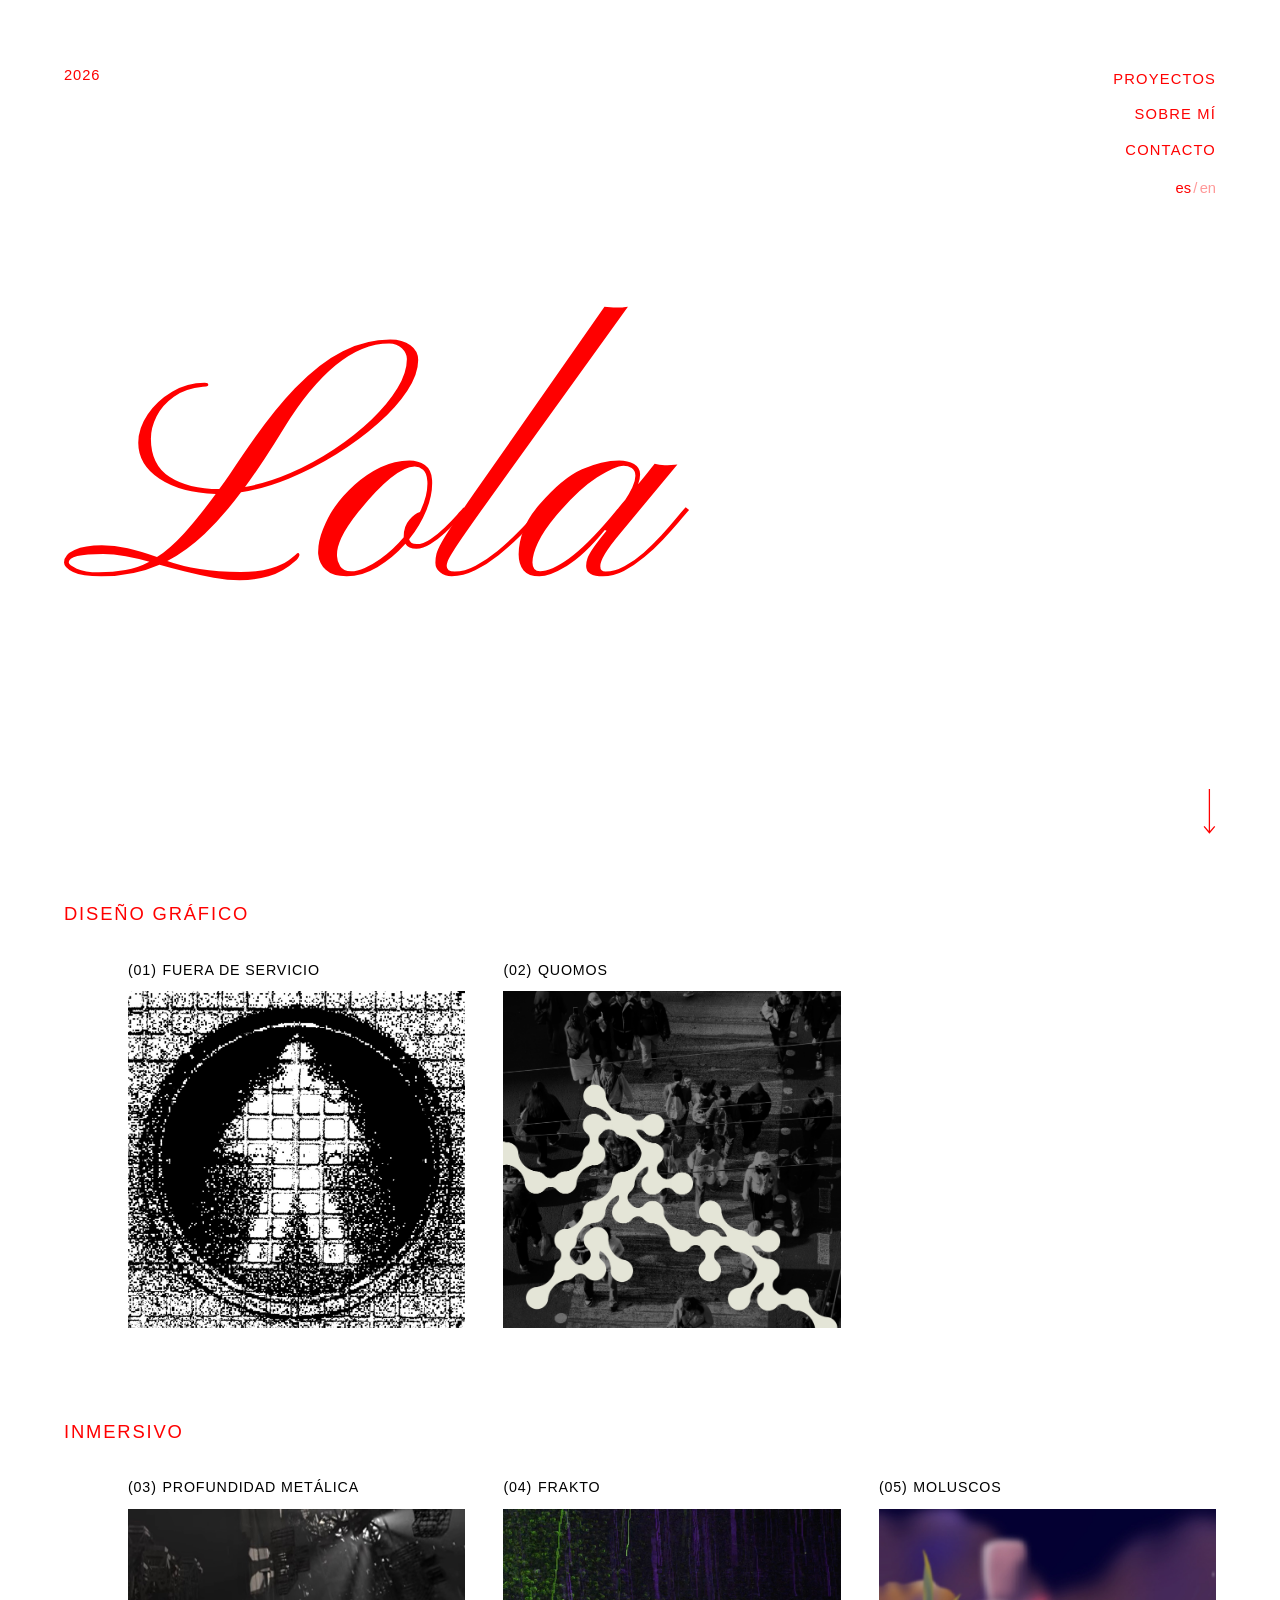
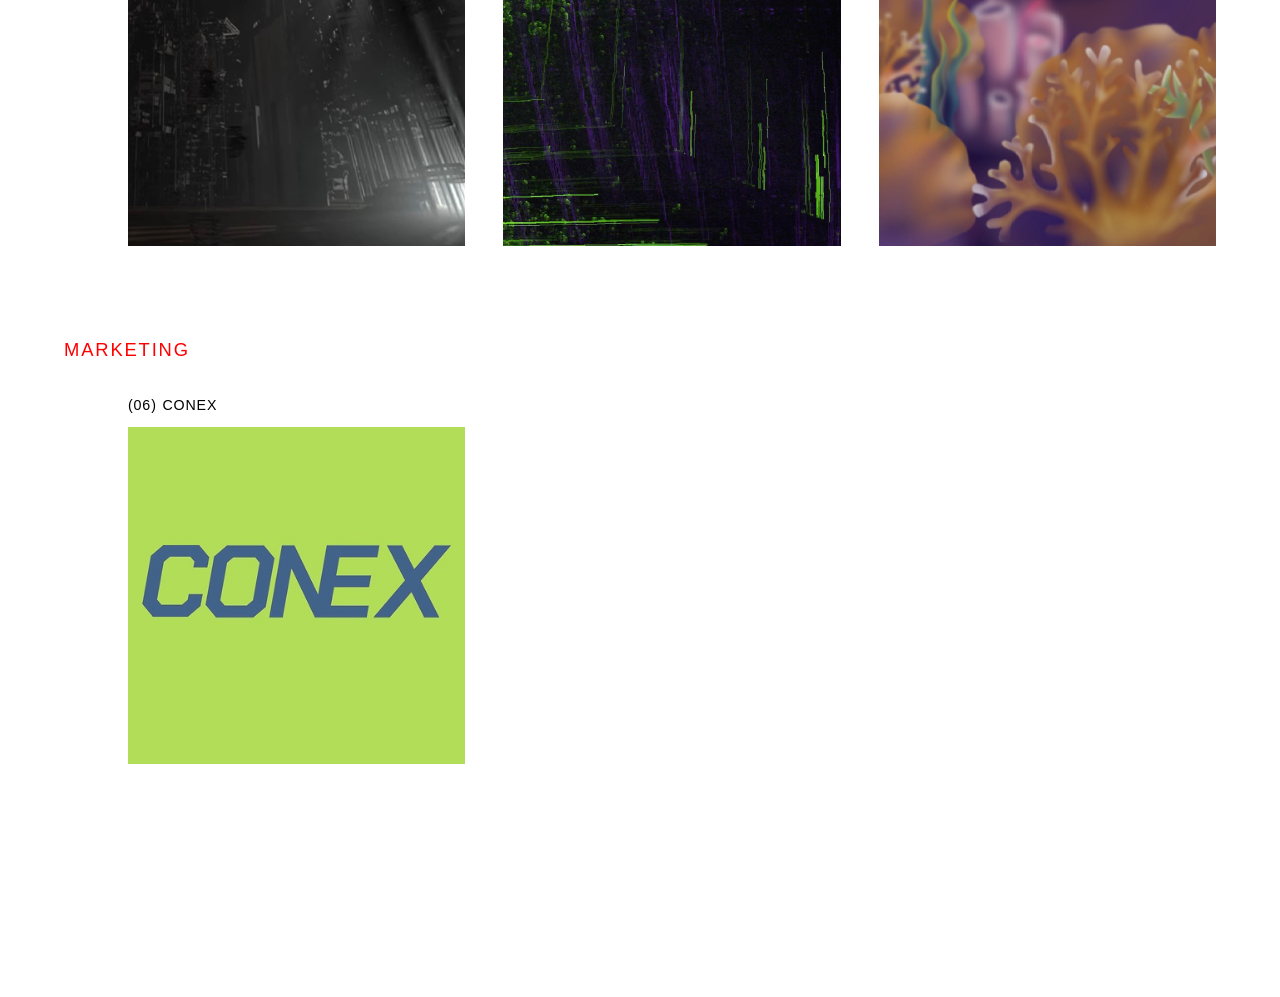
<file: index.html>
<!DOCTYPE html>
<html lang="es">
<head>
  <meta charset="UTF-8">
  <meta name="viewport" content="width=device-width, initial-scale=1">
  <title>Lola Valenzuela — Diseño integral</title>
  <meta name="description" content="Portfolio de Lola Valenzuela, diseñadora integral especializada en diseño audiovisual, sonoro y gráfico." data-i18n="meta.home.descripcion">

  <meta property="og:type" content="website">
  <meta property="og:title" content="Lola Valenzuela — Diseño integral">
  <meta property="og:description" content="Portfolio de Lola Valenzuela, diseñadora integral especializada en diseño audiovisual, sonoro y gráfico.">
  <meta property="og:image" content="assets/img/about-foto.jpg">
  <meta name="twitter:card" content="summary_large_image">
  <meta name="twitter:title" content="Lola Valenzuela — Diseño integral">
  <meta name="twitter:description" content="Portfolio de Lola Valenzuela, diseñadora integral especializada en diseño audiovisual, sonoro y gráfico.">

  <link rel="icon" href="favicon.svg" type="image/svg+xml">

  <!-- Tipografía del logo: se pide antes que el CSS para que "Lola" no
       aparezca un instante en otra letra. Ver base.css. -->
  <link rel="preload" href="assets/fonts/pinyon-script-latin.woff2" as="font" type="font/woff2" crossorigin>

  <link rel="stylesheet" href="css/base.css?v=20261005">
  <link rel="stylesheet" href="css/layout.css?v=20261005">
  <link rel="stylesheet" href="css/animaciones.css?v=20261005">

  <!-- Anti-flash del fallback FLIP: si hay una transición pendiente
       guardada por transiciones.js, oculta <main> antes del primer
       pintado para que no haya parpadeo. No hace nada si no hay soporte
       de sessionStorage o no hay nada pendiente. -->
  <script>
    // Este script corre ANTES de que se pinte la página, por eso está acá
    // suelto y no en un archivo aparte.
    // 1) "js-movimiento" hace que el contenido nazca invisible, para que
    //    las animaciones de entrada no se vean empezar a mitad de camino.
    // 2) La red de seguridad: si el JS del sitio no llegara a cargar, a los
    //    3 segundos se saca la clase y el contenido se muestra igual. Nunca
    //    se queda una página en blanco por culpa de una animación.
    // 3) "js-flip-pendiente" es lo de siempre: evita el parpadeo de la
    //    transición entre páginas.
    try {
      document.documentElement.classList.add("js-movimiento");
      // El temporizador queda guardado en window para que js/movimiento.js
      // lo cancele apenas carga. Si el JS no llega a cargar, nadie lo
      // cancela, salta a los 3 segundos y el contenido se muestra igual.
      window.redDeSeguridadMovimiento = setTimeout(function () {
        document.documentElement.classList.remove("js-movimiento");
      }, 3000);
      if (sessionStorage.getItem("flip-pendiente")) {
        document.documentElement.classList.add("js-flip-pendiente");
      }
    } catch (e) {}
  </script>
</head>
<body data-pagina="home" data-titulo-i18n="meta.home.titulo">
  <main class="js-fade-idioma">
    <h1 class="solo-lectores">Lola Valenzuela — Portfolio</h1>

    <!-- PORTADA. Ocupa la primera pantalla; abajo, en la misma página,
         sigue la sección de proyectos. -->
    <section class="portada">
      <span class="portada__anio" data-i18n="home.anio">2026</span>

      <nav class="portada__nav" aria-label="Navegación principal">
        <a class="portada__link" href="#proyectos" data-i18n="nav.proyectos">Proyectos</a>
        <a class="portada__link" href="about.html" data-i18n="nav.sobreMi">Sobre mí</a>
        <button type="button" class="portada__link" data-abrir-contacto data-i18n="nav.contacto">contacto</button>
        <div class="toggle-idioma" role="group" aria-label="Cambiar idioma">
          <button type="button" class="toggle-idioma__opcion" data-idioma-boton="es" aria-current="true">es</button>
          <span class="toggle-idioma__separador" aria-hidden="true">/</span>
          <button type="button" class="toggle-idioma__opcion" data-idioma-boton="en">en</button>
        </div>
      </nav>

      <!-- El nombre ya no es un link: a "Sobre mí" se llega por su botón.
           Lo lee el lector de pantalla desde el <h1> de arriba. -->
      <p class="portada__nombre" aria-hidden="true" data-i18n="marca.logo">Lola</p>

      <a class="portada__baja" href="#proyectos" aria-label="Bajar a proyectos"
         data-i18n-attr="aria-label:nav.bajar">
        <svg viewBox="0 0 12 44" aria-hidden="true" focusable="false">
          <path d="M6 0 V40 M1 35 L6 41 L11 35" fill="none" stroke="currentColor" stroke-width="1.2"/>
        </svg>
      </a>
    </section>

    <!-- PROYECTOS. El contenido lo arma js/main.js desde data/contenido.json:
         un bloque por categoría y adentro sus tarjetas. -->
    <section class="proyectos" id="proyectos" data-grilla-proyectos
             aria-label="Proyectos"></section>
  </main>

  <div class="overlay-contacto" data-overlay-contacto hidden>
    <button type="button" class="overlay-contacto__cerrar" data-cerrar-contacto aria-label="Cerrar" data-i18n-attr="aria-label:nav.cerrar">×</button>
    <div class="overlay-contacto__panel" role="dialog" aria-modal="true" aria-labelledby="contacto-titulo">
      <h2 id="contacto-titulo" class="overlay-contacto__titulo" data-i18n="contacto.titulo">contacto</h2>
      <ul class="overlay-contacto__lista" data-contacto-lista></ul>
    </div>
  </div>

  <script type="module" src="js/main.js?v=20261005"></script>
</body>
</html>
</file>
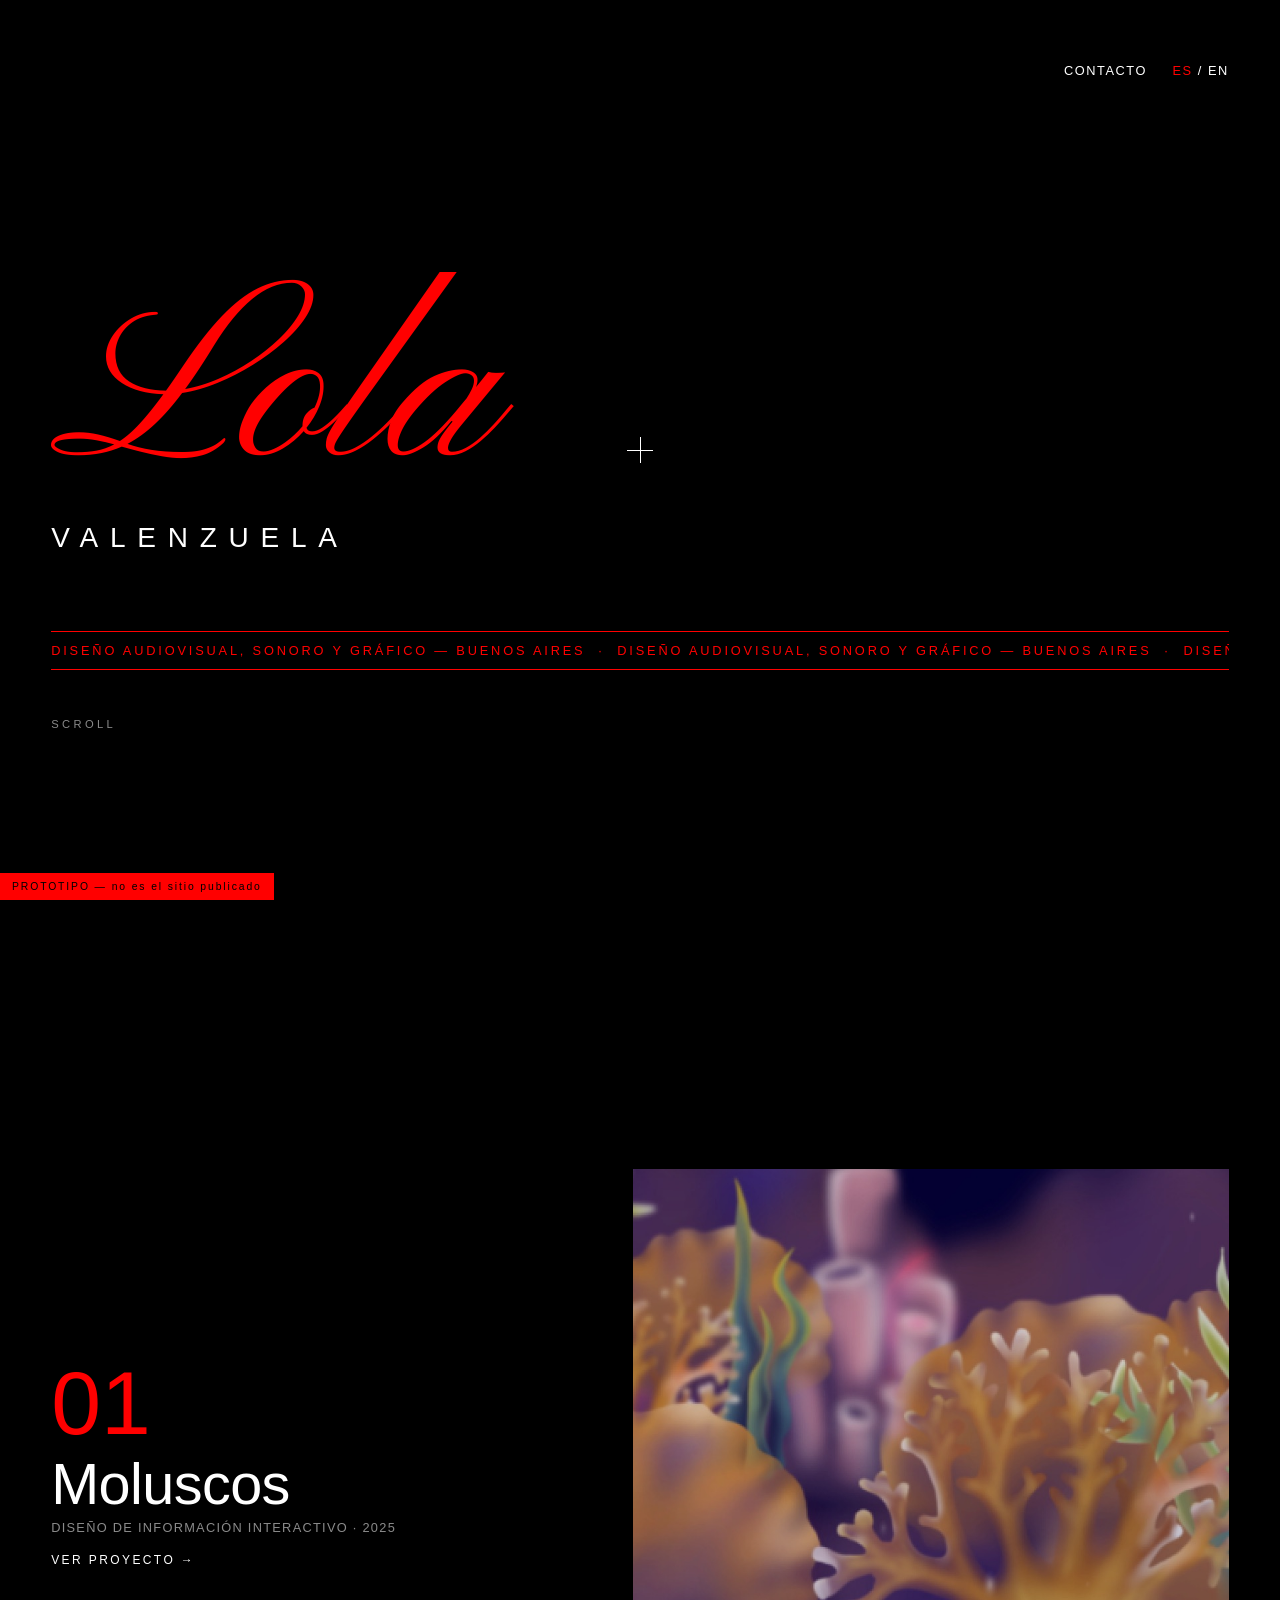
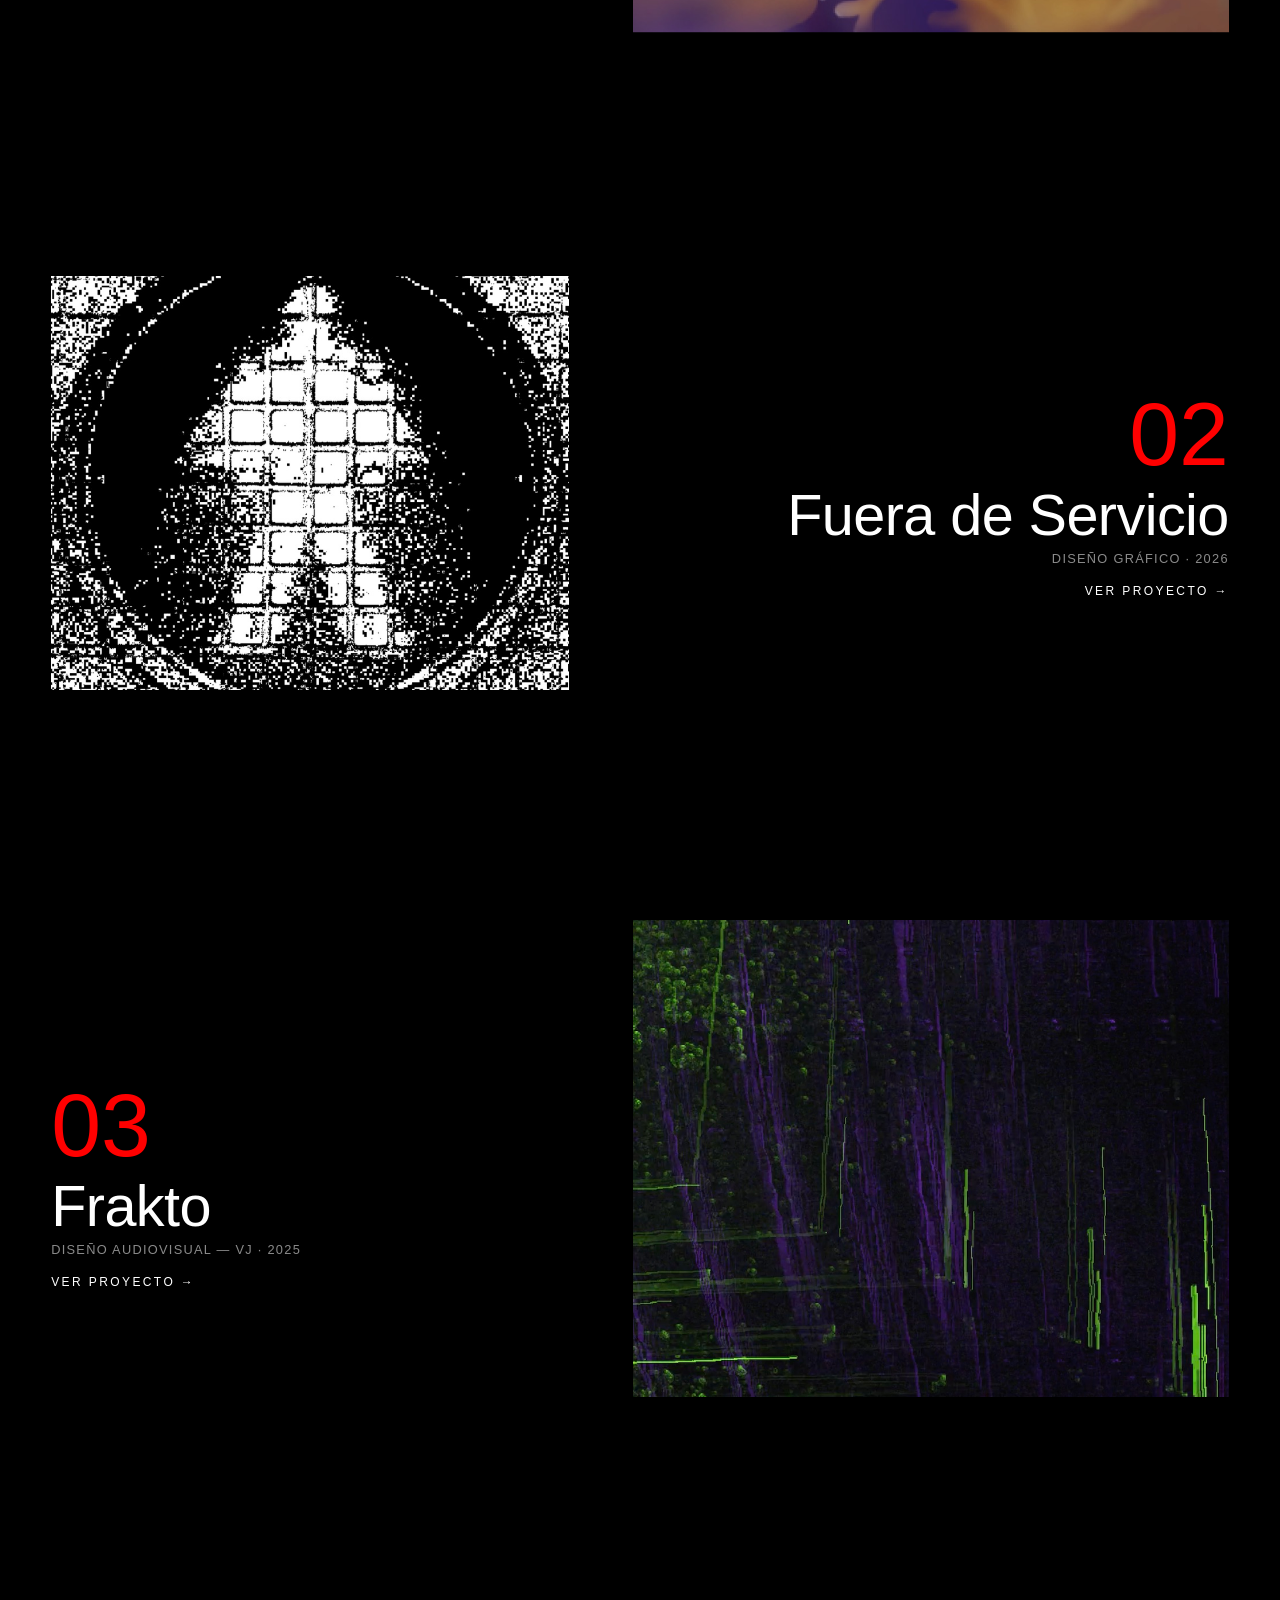
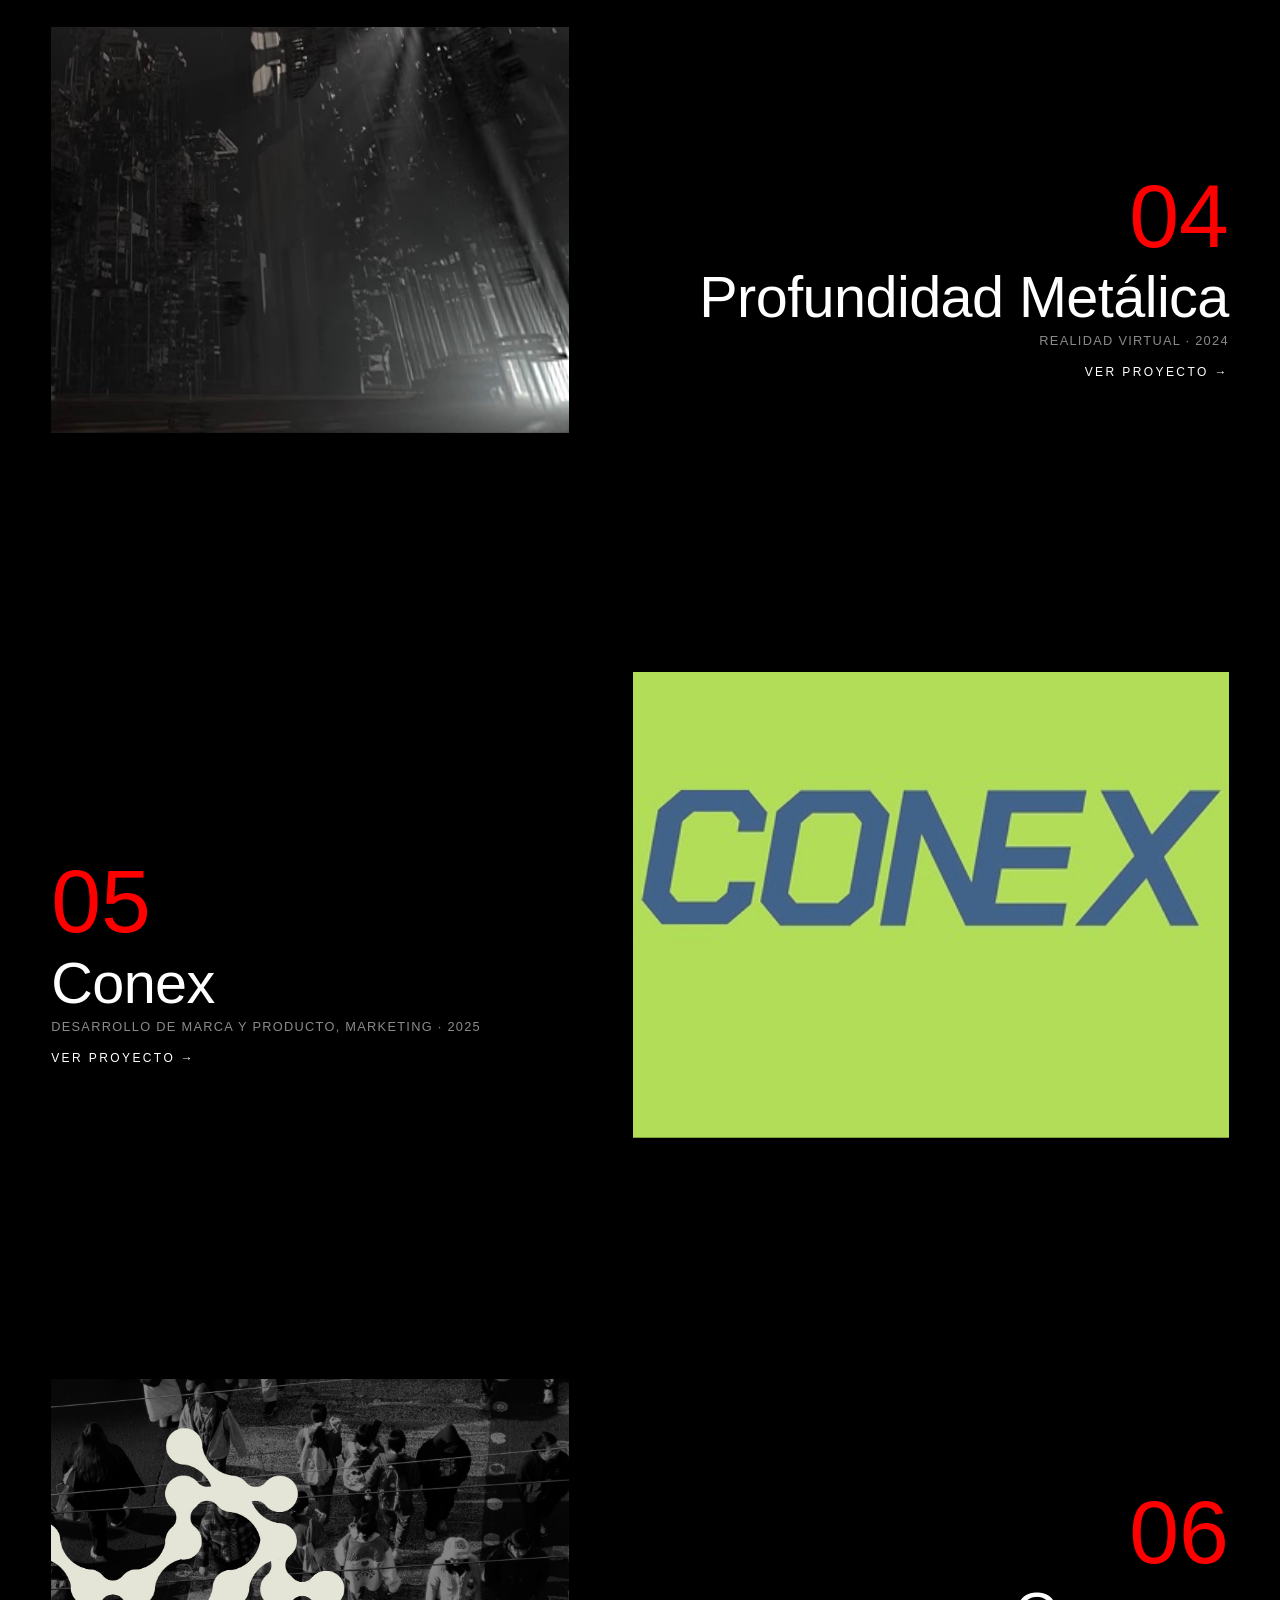
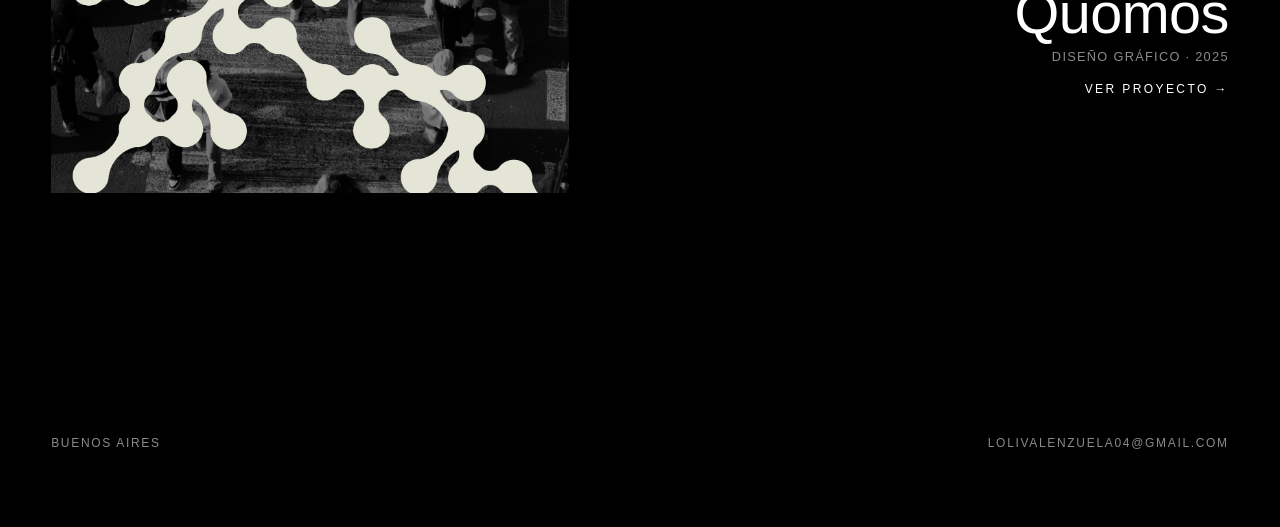
<file: prototipo/index.html>
<!DOCTYPE html>
<html lang="es">
<head>
  <meta charset="UTF-8">
  <meta name="viewport" content="width=device-width, initial-scale=1">
  <title>Prototipo — Lola Valenzuela</title>
  <meta name="robots" content="noindex">
  <link rel="stylesheet" href="prototipo.css">
</head>
<body>
  <!-- Cursor en cruz. Se esconde solo si no hay mouse o si se pidió menos movimiento. -->
  <div class="cruz" aria-hidden="true"><span></span><span></span></div>

  <div class="aviso">PROTOTIPO — no es el sitio publicado</div>

  <header class="cabecera">
    <span class="cabecera__marca">Lola</span>
    <nav class="cabecera__nav">
      <a href="#">contacto</a>
      <span class="idioma"><b>es</b> / en</span>
    </nav>
  </header>

  <section class="portada">
    <h1 class="nombre">
      <span class="nombre__recorte"><span class="nombre__script">Lola</span></span>
      <span class="nombre__apellido">VALENZUELA</span>
    </h1>
    <div class="tira" aria-hidden="true">
      <div class="tira__pista"><span class="tira__texto">Diseño audiovisual, sonoro y gráfico — Buenos Aires&nbsp;&nbsp;·&nbsp;&nbsp;Diseño audiovisual, sonoro y gráfico — Buenos Aires&nbsp;&nbsp;·&nbsp;&nbsp;Diseño audiovisual, sonoro y gráfico — Buenos Aires&nbsp;&nbsp;·&nbsp;&nbsp;</span><span class="tira__texto">Diseño audiovisual, sonoro y gráfico — Buenos Aires&nbsp;&nbsp;·&nbsp;&nbsp;Diseño audiovisual, sonoro y gráfico — Buenos Aires&nbsp;&nbsp;·&nbsp;&nbsp;Diseño audiovisual, sonoro y gráfico — Buenos Aires&nbsp;&nbsp;·&nbsp;&nbsp;</span></div>
    </div>
    <span class="baja">scroll</span>
  </section>

  <main class="secuencia">
      <a class="proyecto" data-lado="izq" href="../proyectos/proyecto-1.html">
        <div class="proyecto__texto">
          <span class="proyecto__numero mov">01</span>
          <h2 class="proyecto__titulo mov">Moluscos</h2>
          <p class="proyecto__meta mov">Diseño de Información Interactivo · 2025</p>
          <span class="proyecto__ver mov">ver proyecto →</span>
        </div>
        <div class="proyecto__marco mov">
          <img class="proyecto__imagen" src="../assets/img/portada-1.jpg" alt="Ilustración de un fondo marino: corales ramificados en tonos ocres, algas verdes y esponjas tubulares rosadas sobre un fondo violeta oscuro"
               style="object-position: center">
          <span class="proyecto__barrido" aria-hidden="true"></span>
        </div>
      </a>
      <a class="proyecto" data-lado="der" href="../proyectos/proyecto-3.html">
        <div class="proyecto__texto">
          <span class="proyecto__numero mov">02</span>
          <h2 class="proyecto__titulo mov">Fuera de Servicio</h2>
          <p class="proyecto__meta mov">Diseño Gráfico · 2026</p>
          <span class="proyecto__ver mov">ver proyecto →</span>
        </div>
        <div class="proyecto__marco mov">
          <img class="proyecto__imagen" src="../assets/img/portada-3.jpg" alt="Tapa de alcantarilla vista desde arriba, en alto contraste y trama bitmap: un círculo con una flecha triangular sobre el empedrado"
               style="object-position: center">
          <span class="proyecto__barrido" aria-hidden="true"></span>
        </div>
      </a>
      <a class="proyecto" data-lado="izq" href="../proyectos/proyecto-5.html">
        <div class="proyecto__texto">
          <span class="proyecto__numero mov">03</span>
          <h2 class="proyecto__titulo mov">Frakto</h2>
          <p class="proyecto__meta mov">Diseño Audiovisual — VJ · 2025</p>
          <span class="proyecto__ver mov">ver proyecto →</span>
        </div>
        <div class="proyecto__marco mov">
          <img class="proyecto__imagen" src="../assets/img/portada-5.jpg" alt="Visual del set Frakto: líneas verticales de glitch en verde y violeta sobre fondo negro"
               style="object-position: center">
          <span class="proyecto__barrido" aria-hidden="true"></span>
        </div>
      </a>
      <a class="proyecto" data-lado="der" href="../proyectos/proyecto-2.html">
        <div class="proyecto__texto">
          <span class="proyecto__numero mov">04</span>
          <h2 class="proyecto__titulo mov">Profundidad Metálica</h2>
          <p class="proyecto__meta mov">Realidad Virtual · 2024</p>
          <span class="proyecto__ver mov">ver proyecto →</span>
        </div>
        <div class="proyecto__marco mov">
          <img class="proyecto__imagen" src="../assets/img/portada-2.jpg" alt="Entorno industrial en 3D, en blanco y negro: torres de estructura wireframe atravesadas por un haz de luz"
               style="object-position: 60% center">
          <span class="proyecto__barrido" aria-hidden="true"></span>
        </div>
      </a>
      <a class="proyecto" data-lado="izq" href="../proyectos/proyecto-4.html">
        <div class="proyecto__texto">
          <span class="proyecto__numero mov">05</span>
          <h2 class="proyecto__titulo mov">Conex</h2>
          <p class="proyecto__meta mov">Desarrollo de marca y producto, Marketing · 2025</p>
          <span class="proyecto__ver mov">ver proyecto →</span>
        </div>
        <div class="proyecto__marco mov">
          <img class="proyecto__imagen" src="../assets/img/portada-4.jpg" alt="Logo de Conex: la palabra CONEX en tipografía geométrica azul sobre un fondo verde lima"
               style="object-position: center">
          <span class="proyecto__barrido" aria-hidden="true"></span>
        </div>
      </a>
      <a class="proyecto" data-lado="der" href="../proyectos/proyecto-6.html">
        <div class="proyecto__texto">
          <span class="proyecto__numero mov">06</span>
          <h2 class="proyecto__titulo mov">Quomos</h2>
          <p class="proyecto__meta mov">Diseño Gráfico · 2025</p>
          <span class="proyecto__ver mov">ver proyecto →</span>
        </div>
        <div class="proyecto__marco mov">
          <img class="proyecto__imagen" src="../assets/img/portada-6.jpg" alt="Vista aérea en blanco y negro de gente cruzando la calle, con el patrón modular de Quomos —círculos encadenados— superpuesto en crema sobre la multitud"
               style="object-position: center 80%">
          <span class="proyecto__barrido" aria-hidden="true"></span>
        </div>
      </a>
  </main>

  <footer class="pie">
    <span>Buenos Aires</span>
    <span>lolivalenzuela04@gmail.com</span>
  </footer>

  <script type="module" src="prototipo.js"></script>
</body>
</html>
</file>
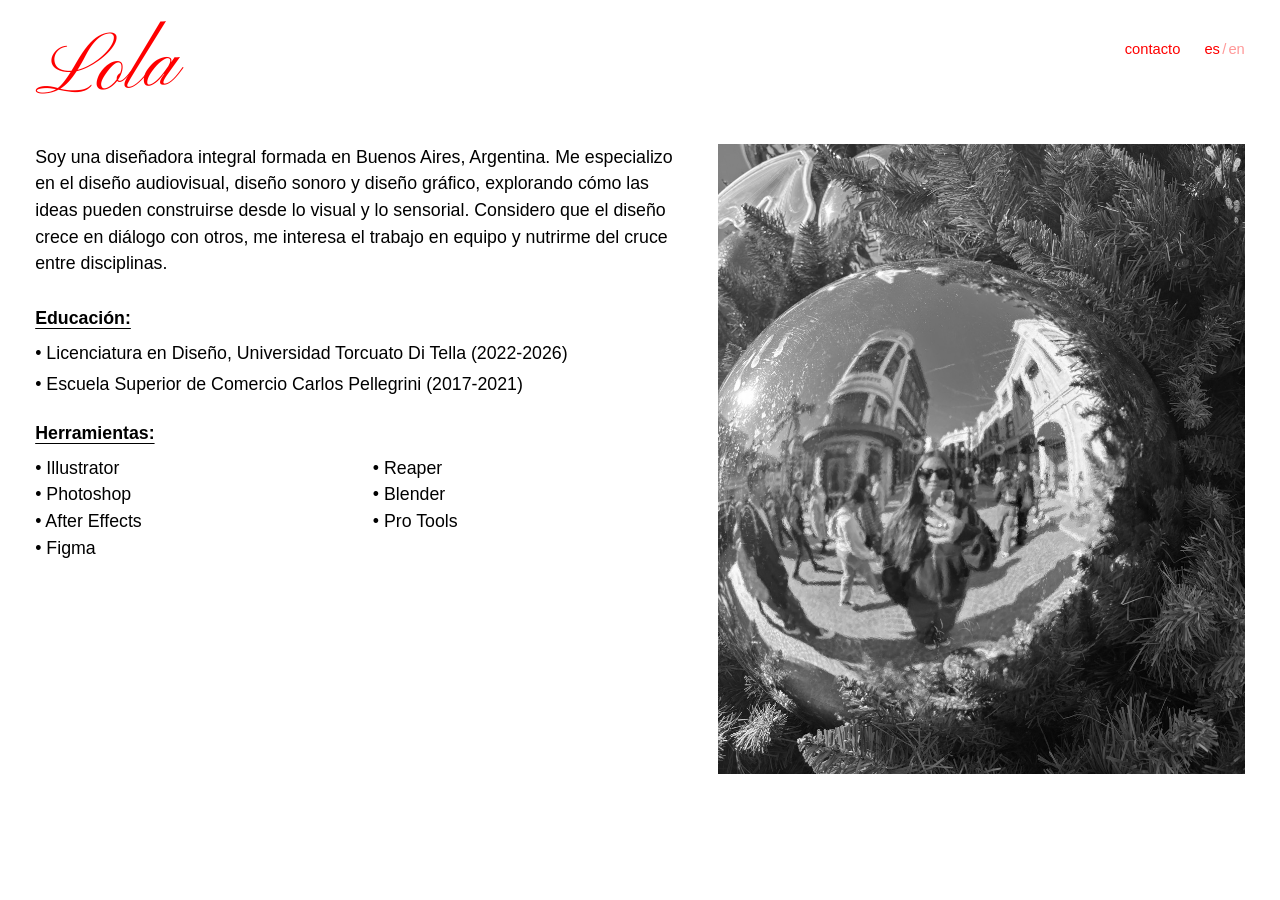
<file: about.html>
<!DOCTYPE html>
<html lang="es">
<head>
  <meta charset="UTF-8">
  <meta name="viewport" content="width=device-width, initial-scale=1">
  <title>Lola Valenzuela — Sobre mí</title>
  <meta name="description" content="Diseñadora integral formada en Buenos Aires, Argentina. Diseño audiovisual, sonoro y gráfico." data-i18n="meta.about.descripcion">

  <meta property="og:type" content="profile">
  <meta property="og:title" content="Lola Valenzuela — Sobre mí">
  <meta property="og:description" content="Diseñadora integral formada en Buenos Aires, Argentina. Diseño audiovisual, sonoro y gráfico.">
  <meta property="og:image" content="assets/img/about-foto.jpg">
  <meta name="twitter:card" content="summary_large_image">
  <meta name="twitter:title" content="Lola Valenzuela — Sobre mí">
  <meta name="twitter:description" content="Diseñadora integral formada en Buenos Aires, Argentina. Diseño audiovisual, sonoro y gráfico.">

  <link rel="icon" href="favicon.svg" type="image/svg+xml">

  <!-- Tipografía del logo: se pide antes que el CSS para que "Lola" no
       aparezca un instante en otra letra. Ver base.css. -->
  <link rel="preload" href="assets/fonts/pinyon-script-latin.woff2" as="font" type="font/woff2" crossorigin>

  <link rel="stylesheet" href="css/base.css?v=20261005">
  <link rel="stylesheet" href="css/layout.css?v=20261005">
  <link rel="stylesheet" href="css/animaciones.css?v=20261005">

  <script>
    // Este script corre ANTES de que se pinte la página, por eso está acá
    // suelto y no en un archivo aparte.
    // 1) "js-movimiento" hace que el contenido nazca invisible, para que
    //    las animaciones de entrada no se vean empezar a mitad de camino.
    // 2) La red de seguridad: si el JS del sitio no llegara a cargar, a los
    //    3 segundos se saca la clase y el contenido se muestra igual. Nunca
    //    se queda una página en blanco por culpa de una animación.
    // 3) "js-flip-pendiente" es lo de siempre: evita el parpadeo de la
    //    transición entre páginas.
    try {
      document.documentElement.classList.add("js-movimiento");
      // El temporizador queda guardado en window para que js/movimiento.js
      // lo cancele apenas carga. Si el JS no llega a cargar, nadie lo
      // cancela, salta a los 3 segundos y el contenido se muestra igual.
      window.redDeSeguridadMovimiento = setTimeout(function () {
        document.documentElement.classList.remove("js-movimiento");
      }, 3000);
      if (sessionStorage.getItem("flip-pendiente")) {
        document.documentElement.classList.add("js-flip-pendiente");
      }
    } catch (e) {}
  </script>
</head>
<body data-pagina="about" data-titulo-i18n="meta.about.titulo">
  <header class="header">
    <a href="index.html" class="header__nombre" aria-label="Lola Valenzuela" data-i18n-attr="aria-label:marca.nombreCompleto">
      <span class="header__logo" aria-hidden="true" data-i18n="marca.logo">Lola</span>
      <span class="solo-lectores" data-i18n="marca.nombreCompleto">Lola Valenzuela</span>
    </a>
    <nav class="header__nav" aria-label="Navegación principal">
      <button type="button" class="header__contacto" data-abrir-contacto data-i18n="nav.contacto">contacto</button>
      <div class="toggle-idioma" role="group" aria-label="Cambiar idioma">
        <button type="button" class="toggle-idioma__opcion" data-idioma-boton="es" aria-current="true">es</button>
        <span class="toggle-idioma__separador" aria-hidden="true">/</span>
        <button type="button" class="toggle-idioma__opcion" data-idioma-boton="en">en</button>
      </div>
    </nav>
  </header>

  <main class="js-fade-idioma">
    <h1 class="solo-lectores" data-i18n="meta.about.titulo">Lola Valenzuela — Sobre mí</h1>
    <article class="about">
      <div class="about__contenido">
        <!-- Columna de texto. El REEMPLAZAR-FOTO va abajo. -->
        <div>
          <p class="about__presentacion" data-i18n="about.presentacion">
            Soy una diseñadora integral formada en Buenos Aires, Argentina. Me especializo en el
            diseño audiovisual, diseño sonoro y diseño gráfico, explorando cómo las ideas pueden
            construirse desde lo visual y lo sensorial. Considero que el diseño crece en diálogo
            con otros, me interesa el trabajo en equipo y nutrirme del cruce entre disciplinas.
          </p>

          <section class="about__seccion">
            <span class="about__seccion-titulo subtitulo-subrayado" data-i18n="about.educacionTitulo">Educación:</span>
            <ul class="about__lista" data-lista="educacion"></ul>
          </section>

          <section class="about__seccion">
            <span class="about__seccion-titulo subtitulo-subrayado" data-i18n="about.herramientasTitulo">Herramientas:</span>
            <ul class="about__lista about__herramientas" data-lista="herramientas"></ul>
          </section>
        </div>

        <!-- REEMPLAZAR: cuando tengas la foto final, pisá
             assets/img/about-foto.jpg (ya está la que mandaste) -->
        <img class="about__foto" data-about-foto src="assets/img/about-foto.jpg" alt="Retrato de Lola Valenzuela">
      </div>

      <a class="about__volver" href="index.html">← <span data-i18n="nav.volver">volver al inicio</span></a>
    </article>
  </main>

  <div class="overlay-contacto" data-overlay-contacto hidden>
    <button type="button" class="overlay-contacto__cerrar" data-cerrar-contacto aria-label="Cerrar" data-i18n-attr="aria-label:nav.cerrar">×</button>
    <div class="overlay-contacto__panel" role="dialog" aria-modal="true" aria-labelledby="contacto-titulo">
      <h2 id="contacto-titulo" class="overlay-contacto__titulo" data-i18n="contacto.titulo">contacto</h2>
      <ul class="overlay-contacto__lista" data-contacto-lista></ul>
    </div>
  </div>

  <script type="module" src="js/main.js?v=20261005"></script>
</body>
</html>
</file>
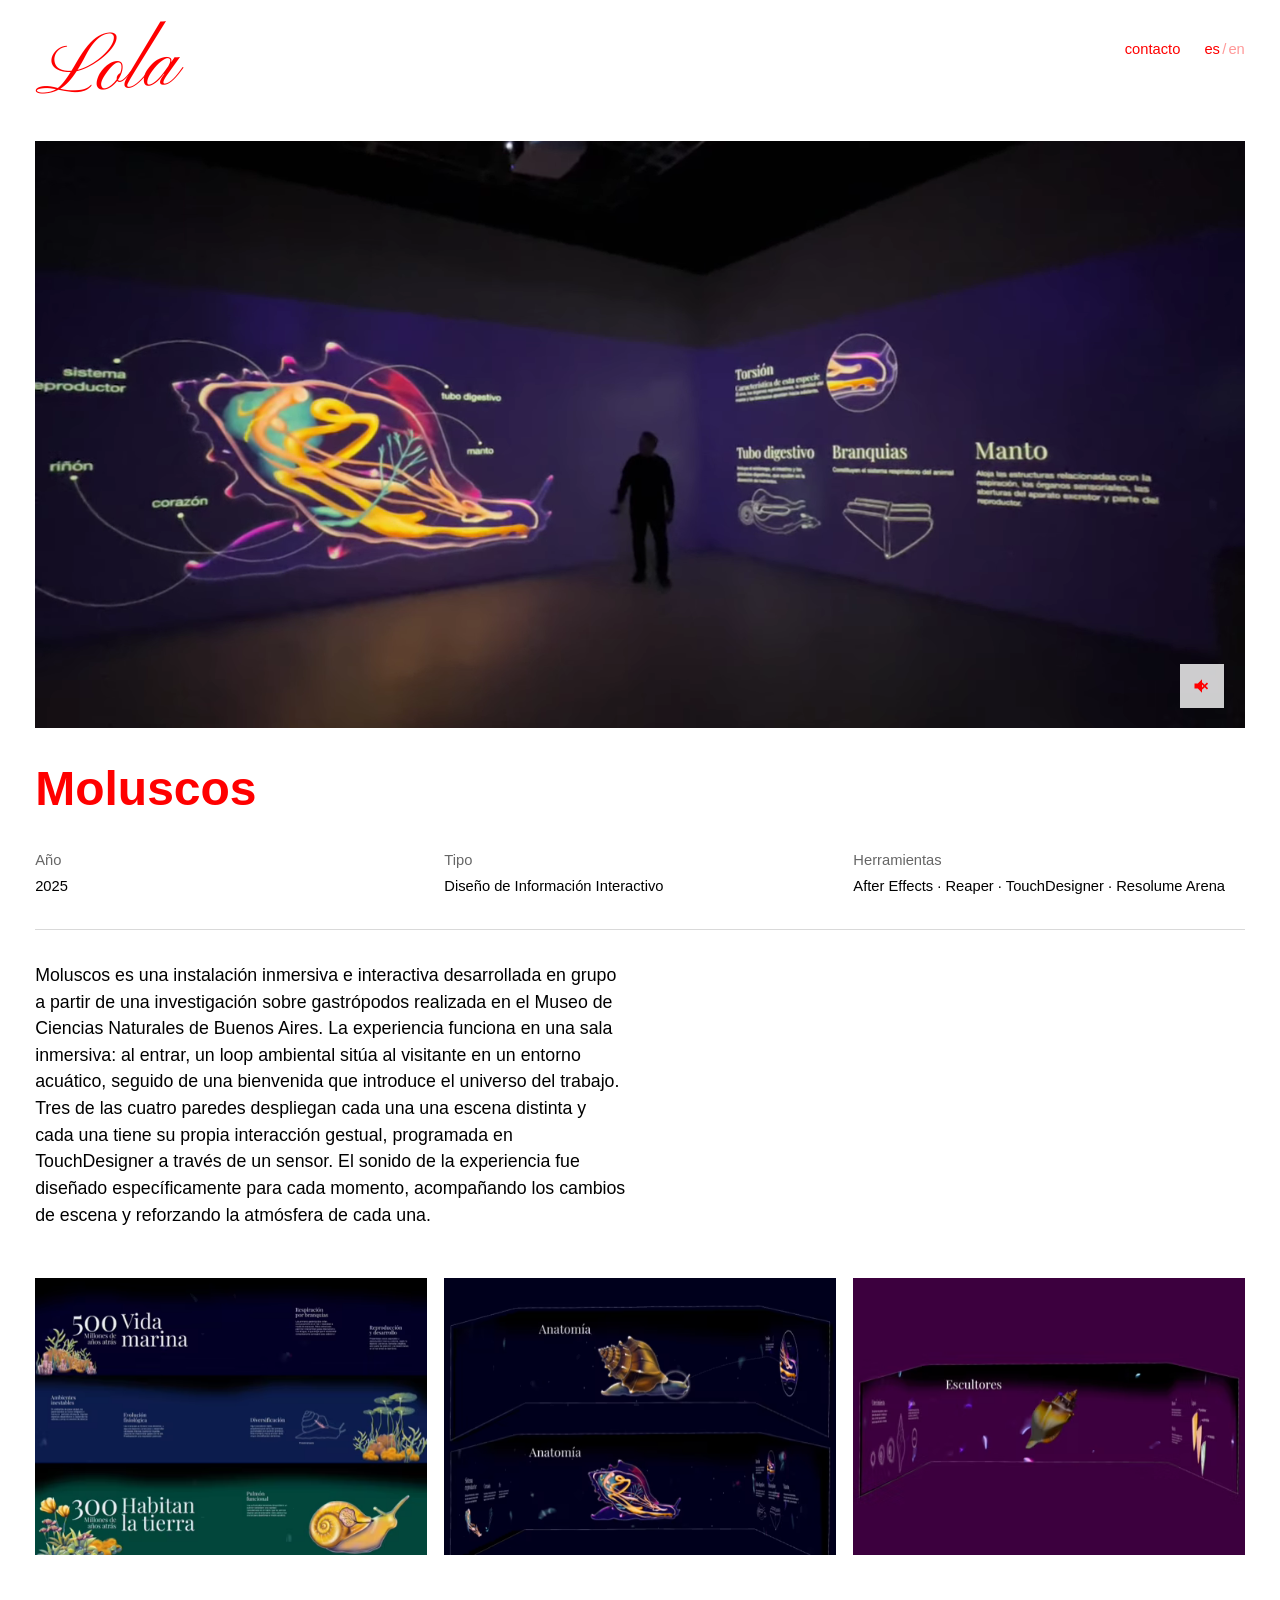
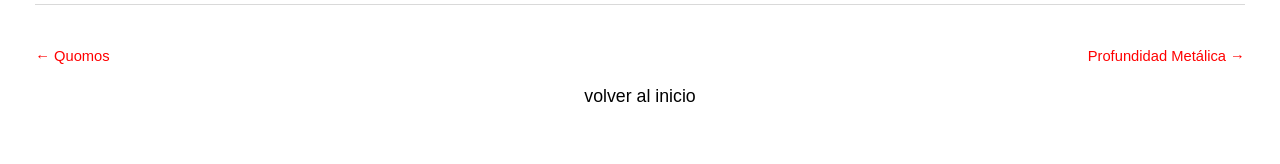
<file: proyectos/proyecto-1.html>
<!DOCTYPE html>
<html lang="es">
<head>
  <meta charset="UTF-8">
  <meta name="viewport" content="width=device-width, initial-scale=1">
  <title>Moluscos — Lola Valenzuela</title>
  <meta name="description" content="Instalación inmersiva e interactiva sobre gastrópodos, con escenas de interacción gestual programadas en TouchDesigner y sonido diseñado para cada momento.">

  <meta property="og:type" content="article">
  <meta property="og:title" content="Moluscos — Lola Valenzuela">
  <meta property="og:description" content="Instalación inmersiva e interactiva sobre gastrópodos, con escenas de interacción gestual programadas en TouchDesigner y sonido diseñado para cada momento.">
  <meta property="og:image" content="../assets/video/proyecto-1-poster.jpg">
  <meta name="twitter:card" content="summary_large_image">
  <meta name="twitter:title" content="Moluscos — Lola Valenzuela">
  <meta name="twitter:description" content="Instalación inmersiva e interactiva sobre gastrópodos, con escenas de interacción gestual programadas en TouchDesigner y sonido diseñado para cada momento.">

  <link rel="icon" href="../favicon.svg" type="image/svg+xml">

  <!-- Tipografía del logo: se pide antes que el CSS para que "Lola" no
       aparezca un instante en otra letra. Ver base.css. -->
  <link rel="preload" href="../assets/fonts/pinyon-script-latin.woff2" as="font" type="font/woff2" crossorigin>

  <link rel="stylesheet" href="../css/base.css?v=20261005">
  <link rel="stylesheet" href="../css/layout.css?v=20261005">
  <link rel="stylesheet" href="../css/animaciones.css?v=20261005">

  <script>
    // Este script corre ANTES de que se pinte la página, por eso está acá
    // suelto y no en un archivo aparte.
    // 1) "js-movimiento" hace que el contenido nazca invisible, para que
    //    las animaciones de entrada no se vean empezar a mitad de camino.
    // 2) La red de seguridad: si el JS del sitio no llegara a cargar, a los
    //    3 segundos se saca la clase y el contenido se muestra igual. Nunca
    //    se queda una página en blanco por culpa de una animación.
    // 3) "js-flip-pendiente" es lo de siempre: evita el parpadeo de la
    //    transición entre páginas.
    try {
      document.documentElement.classList.add("js-movimiento");
      // El temporizador queda guardado en window para que js/movimiento.js
      // lo cancele apenas carga. Si el JS no llega a cargar, nadie lo
      // cancela, salta a los 3 segundos y el contenido se muestra igual.
      window.redDeSeguridadMovimiento = setTimeout(function () {
        document.documentElement.classList.remove("js-movimiento");
      }, 3000);
      if (sessionStorage.getItem("flip-pendiente")) {
        document.documentElement.classList.add("js-flip-pendiente");
      }
    } catch (e) {}
  </script>
</head>
<body data-pagina="proyecto" data-proyecto-id="proyecto-1">
  <header class="header">
    <a href="../index.html" class="header__nombre" aria-label="Lola Valenzuela" data-i18n-attr="aria-label:marca.nombreCompleto">
      <span class="header__logo" aria-hidden="true" data-i18n="marca.logo">Lola</span>
      <span class="solo-lectores" data-i18n="marca.nombreCompleto">Lola Valenzuela</span>
    </a>
    <nav class="header__nav" aria-label="Navegación principal">
      <button type="button" class="header__contacto" data-abrir-contacto data-i18n="nav.contacto">contacto</button>
      <div class="toggle-idioma" role="group" aria-label="Cambiar idioma">
        <button type="button" class="toggle-idioma__opcion" data-idioma-boton="es" aria-current="true">es</button>
        <span class="toggle-idioma__separador" aria-hidden="true">/</span>
        <button type="button" class="toggle-idioma__opcion" data-idioma-boton="en">en</button>
      </div>
    </nav>
  </header>

  <main class="js-fade-idioma">
    <article class="proyecto">
      <div class="proyecto__hero" data-proyecto-imagen-wrapper>
        <img class="proyecto__imagen-principal" data-proyecto-imagen-principal src="../assets/img/proyectos/proyecto-1.svg" alt="Vista de la instalación inmersiva Moluscos">
      </div>

      <div class="proyecto__video-wrapper" data-proyecto-video-wrapper hidden>
        <iframe src="" title="Video del proyecto" allow="autoplay; fullscreen; picture-in-picture" allowfullscreen loading="lazy"></iframe>
      </div>

      <div data-proyecto-audio-wrapper hidden style="margin-bottom: clamp(1.5rem, 1rem + 2vw, 2.5rem);">
        <audio controls style="width: 100%;"></audio>
      </div>

      <h1 class="proyecto__titulo" data-proyecto-titulo>Moluscos</h1>

      <dl class="proyecto__ficha" data-proyecto-ficha></dl>

      <p class="proyecto__descripcion" data-proyecto-descripcion>
        Moluscos es una instalación inmersiva e interactiva desarrollada en grupo a partir de una
        investigación sobre gastrópodos realizada en el Museo de Ciencias Naturales de Buenos Aires.
      </p>

      <div class="proyecto__media" data-proyecto-media hidden></div>
      <div class="proyecto__galeria" data-proyecto-galeria></div>

      <p class="proyecto__enlace-externo" data-proyecto-enlace-wrapper hidden>
        <a data-proyecto-enlace target="_blank" rel="noopener noreferrer"></a>
      </p>

      <nav class="proyecto__navegacion" aria-label="Navegación entre proyectos">
        <a href="proyecto-6.html" data-proyecto-anterior>
          ← <span data-proyecto-anterior-titulo>proyecto anterior</span>
        </a>
        <a href="proyecto-2.html" data-proyecto-siguiente>
          <span data-proyecto-siguiente-titulo>proyecto siguiente</span> →
        </a>
      </nav>

      <p class="proyecto__volver">
        <a href="../index.html" data-proyecto-volver data-i18n="nav.volver">volver a inicio</a>
      </p>
    </article>
  </main>

  <div class="overlay-contacto" data-overlay-contacto hidden>
    <button type="button" class="overlay-contacto__cerrar" data-cerrar-contacto aria-label="Cerrar" data-i18n-attr="aria-label:nav.cerrar">×</button>
    <div class="overlay-contacto__panel" role="dialog" aria-modal="true" aria-labelledby="contacto-titulo">
      <h2 id="contacto-titulo" class="overlay-contacto__titulo" data-i18n="contacto.titulo">contacto</h2>
      <ul class="overlay-contacto__lista" data-contacto-lista></ul>
    </div>
  </div>

  <script type="module" src="../js/main.js?v=20261005"></script>
</body>
</html>
</file>
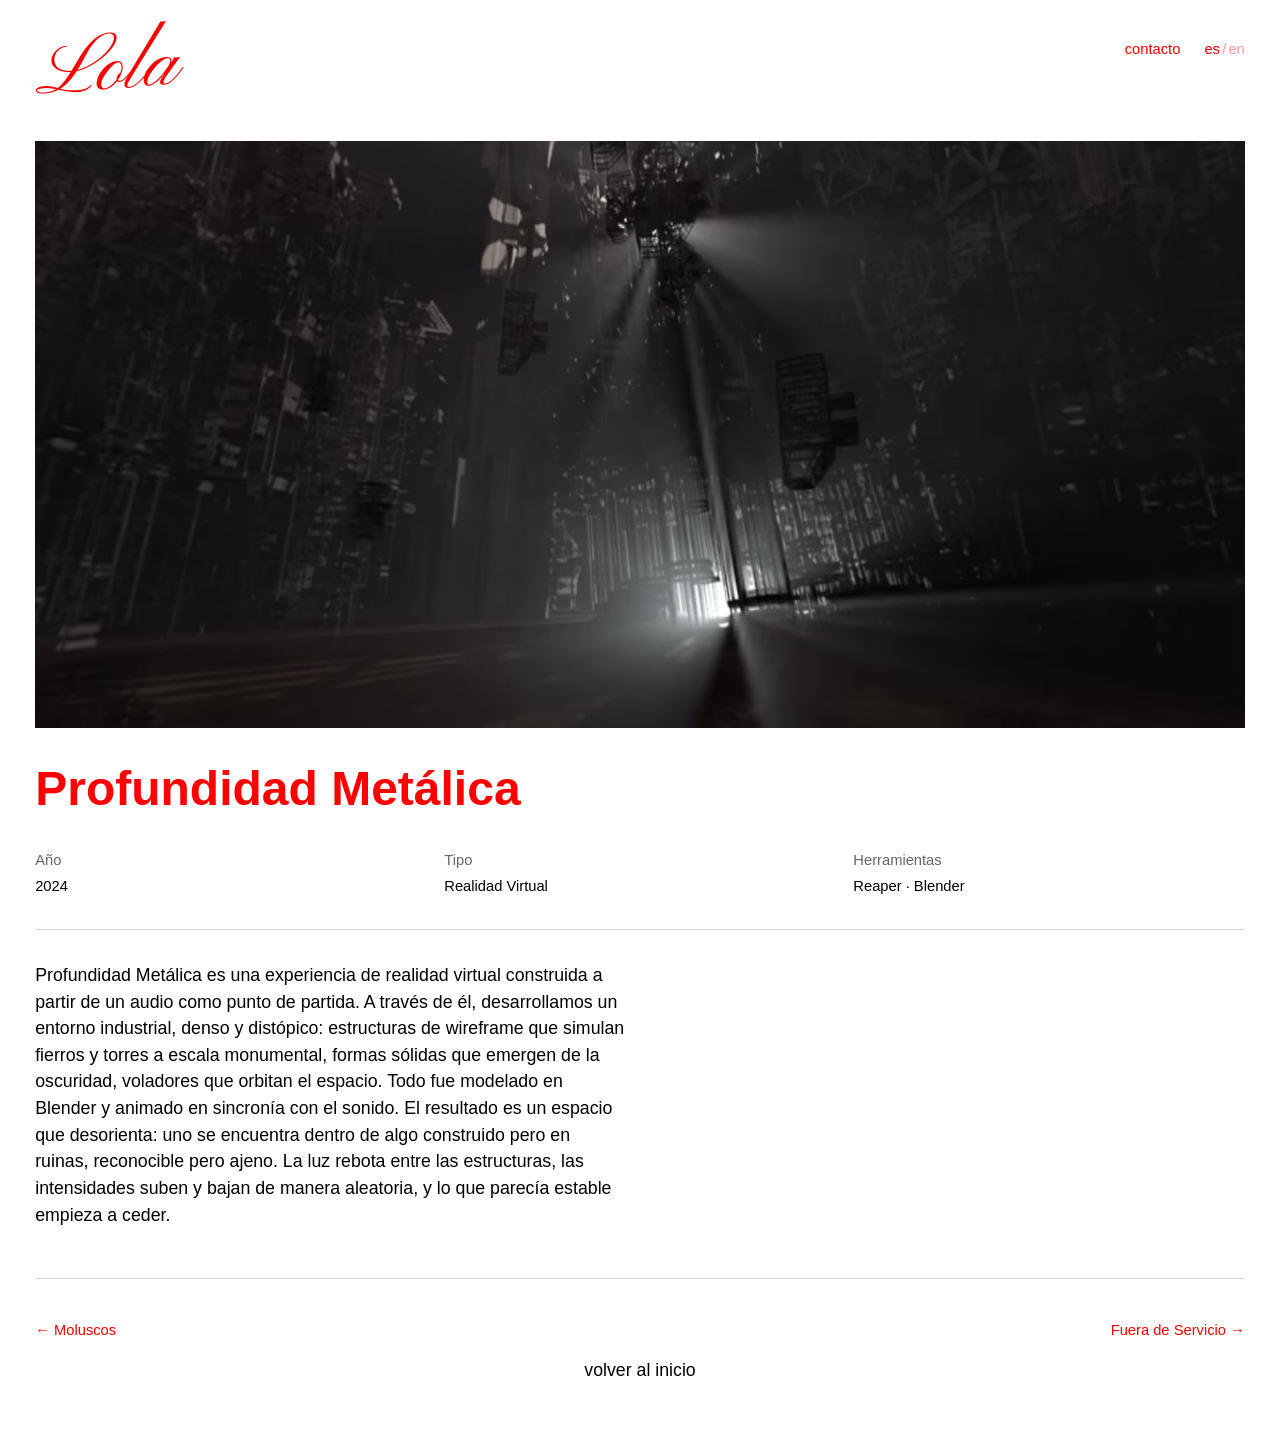
<file: proyectos/proyecto-2.html>
<!DOCTYPE html>
<html lang="es">
<head>
  <meta charset="UTF-8">
  <meta name="viewport" content="width=device-width, initial-scale=1">
  <title>Profundidad Metálica — Lola Valenzuela</title>
  <meta name="description" content="Experiencia de realidad virtual construida a partir de un audio: un entorno industrial y distópico modelado en Blender y animado en sincronía con el sonido.">

  <meta property="og:type" content="article">
  <meta property="og:title" content="Profundidad Metálica — Lola Valenzuela">
  <meta property="og:description" content="Experiencia de realidad virtual construida a partir de un audio: un entorno industrial y distópico modelado en Blender y animado en sincronía con el sonido.">
  <meta property="og:image" content="../assets/img/proyectos/proyecto-2.svg">
  <meta name="twitter:card" content="summary_large_image">
  <meta name="twitter:title" content="Profundidad Metálica — Lola Valenzuela">
  <meta name="twitter:description" content="Experiencia de realidad virtual construida a partir de un audio: un entorno industrial y distópico modelado en Blender y animado en sincronía con el sonido.">

  <link rel="icon" href="../favicon.svg" type="image/svg+xml">

  <!-- Tipografía del logo: se pide antes que el CSS para que "Lola" no
       aparezca un instante en otra letra. Ver base.css. -->
  <link rel="preload" href="../assets/fonts/pinyon-script-latin.woff2" as="font" type="font/woff2" crossorigin>

  <link rel="stylesheet" href="../css/base.css?v=20261005">
  <link rel="stylesheet" href="../css/layout.css?v=20261005">
  <link rel="stylesheet" href="../css/animaciones.css?v=20261005">

  <script>
    // Este script corre ANTES de que se pinte la página, por eso está acá
    // suelto y no en un archivo aparte.
    // 1) "js-movimiento" hace que el contenido nazca invisible, para que
    //    las animaciones de entrada no se vean empezar a mitad de camino.
    // 2) La red de seguridad: si el JS del sitio no llegara a cargar, a los
    //    3 segundos se saca la clase y el contenido se muestra igual. Nunca
    //    se queda una página en blanco por culpa de una animación.
    // 3) "js-flip-pendiente" es lo de siempre: evita el parpadeo de la
    //    transición entre páginas.
    try {
      document.documentElement.classList.add("js-movimiento");
      // El temporizador queda guardado en window para que js/movimiento.js
      // lo cancele apenas carga. Si el JS no llega a cargar, nadie lo
      // cancela, salta a los 3 segundos y el contenido se muestra igual.
      window.redDeSeguridadMovimiento = setTimeout(function () {
        document.documentElement.classList.remove("js-movimiento");
      }, 3000);
      if (sessionStorage.getItem("flip-pendiente")) {
        document.documentElement.classList.add("js-flip-pendiente");
      }
    } catch (e) {}
  </script>
</head>
<body data-pagina="proyecto" data-proyecto-id="proyecto-2">
  <header class="header">
    <a href="../index.html" class="header__nombre" aria-label="Lola Valenzuela" data-i18n-attr="aria-label:marca.nombreCompleto">
      <span class="header__logo" aria-hidden="true" data-i18n="marca.logo">Lola</span>
      <span class="solo-lectores" data-i18n="marca.nombreCompleto">Lola Valenzuela</span>
    </a>
    <nav class="header__nav" aria-label="Navegación principal">
      <button type="button" class="header__contacto" data-abrir-contacto data-i18n="nav.contacto">contacto</button>
      <div class="toggle-idioma" role="group" aria-label="Cambiar idioma">
        <button type="button" class="toggle-idioma__opcion" data-idioma-boton="es" aria-current="true">es</button>
        <span class="toggle-idioma__separador" aria-hidden="true">/</span>
        <button type="button" class="toggle-idioma__opcion" data-idioma-boton="en">en</button>
      </div>
    </nav>
  </header>

  <main class="js-fade-idioma">
    <article class="proyecto">
      <div class="proyecto__hero" data-proyecto-imagen-wrapper>
        <img class="proyecto__imagen-principal" data-proyecto-imagen-principal src="../assets/img/proyectos/proyecto-2.svg" alt="Vista del entorno industrial en wireframe de Profundidad Metálica">
      </div>

      <div class="proyecto__video-wrapper" data-proyecto-video-wrapper hidden>
        <iframe src="" title="Video del proyecto" allow="autoplay; fullscreen; picture-in-picture" allowfullscreen loading="lazy"></iframe>
      </div>

      <div data-proyecto-audio-wrapper hidden style="margin-bottom: clamp(1.5rem, 1rem + 2vw, 2.5rem);">
        <audio controls style="width: 100%;"></audio>
      </div>

      <h1 class="proyecto__titulo" data-proyecto-titulo>Profundidad Metálica</h1>

      <dl class="proyecto__ficha" data-proyecto-ficha></dl>

      <p class="proyecto__descripcion" data-proyecto-descripcion>
        Profundidad Metálica es una experiencia de realidad virtual construida a partir de un audio
        como punto de partida: un entorno industrial, denso y distópico.
      </p>

      <div class="proyecto__media" data-proyecto-media hidden></div>
      <div class="proyecto__galeria" data-proyecto-galeria></div>

      <p class="proyecto__enlace-externo" data-proyecto-enlace-wrapper hidden>
        <a data-proyecto-enlace target="_blank" rel="noopener noreferrer"></a>
      </p>

      <nav class="proyecto__navegacion" aria-label="Navegación entre proyectos">
        <a href="proyecto-1.html" data-proyecto-anterior>
          ← <span data-proyecto-anterior-titulo>proyecto anterior</span>
        </a>
        <a href="proyecto-3.html" data-proyecto-siguiente>
          <span data-proyecto-siguiente-titulo>proyecto siguiente</span> →
        </a>
      </nav>

      <p class="proyecto__volver">
        <a href="../index.html" data-proyecto-volver data-i18n="nav.volver">volver a inicio</a>
      </p>
    </article>
  </main>

  <div class="overlay-contacto" data-overlay-contacto hidden>
    <button type="button" class="overlay-contacto__cerrar" data-cerrar-contacto aria-label="Cerrar" data-i18n-attr="aria-label:nav.cerrar">×</button>
    <div class="overlay-contacto__panel" role="dialog" aria-modal="true" aria-labelledby="contacto-titulo">
      <h2 id="contacto-titulo" class="overlay-contacto__titulo" data-i18n="contacto.titulo">contacto</h2>
      <ul class="overlay-contacto__lista" data-contacto-lista></ul>
    </div>
  </div>

  <script type="module" src="../js/main.js?v=20261005"></script>
</body>
</html>
</file>
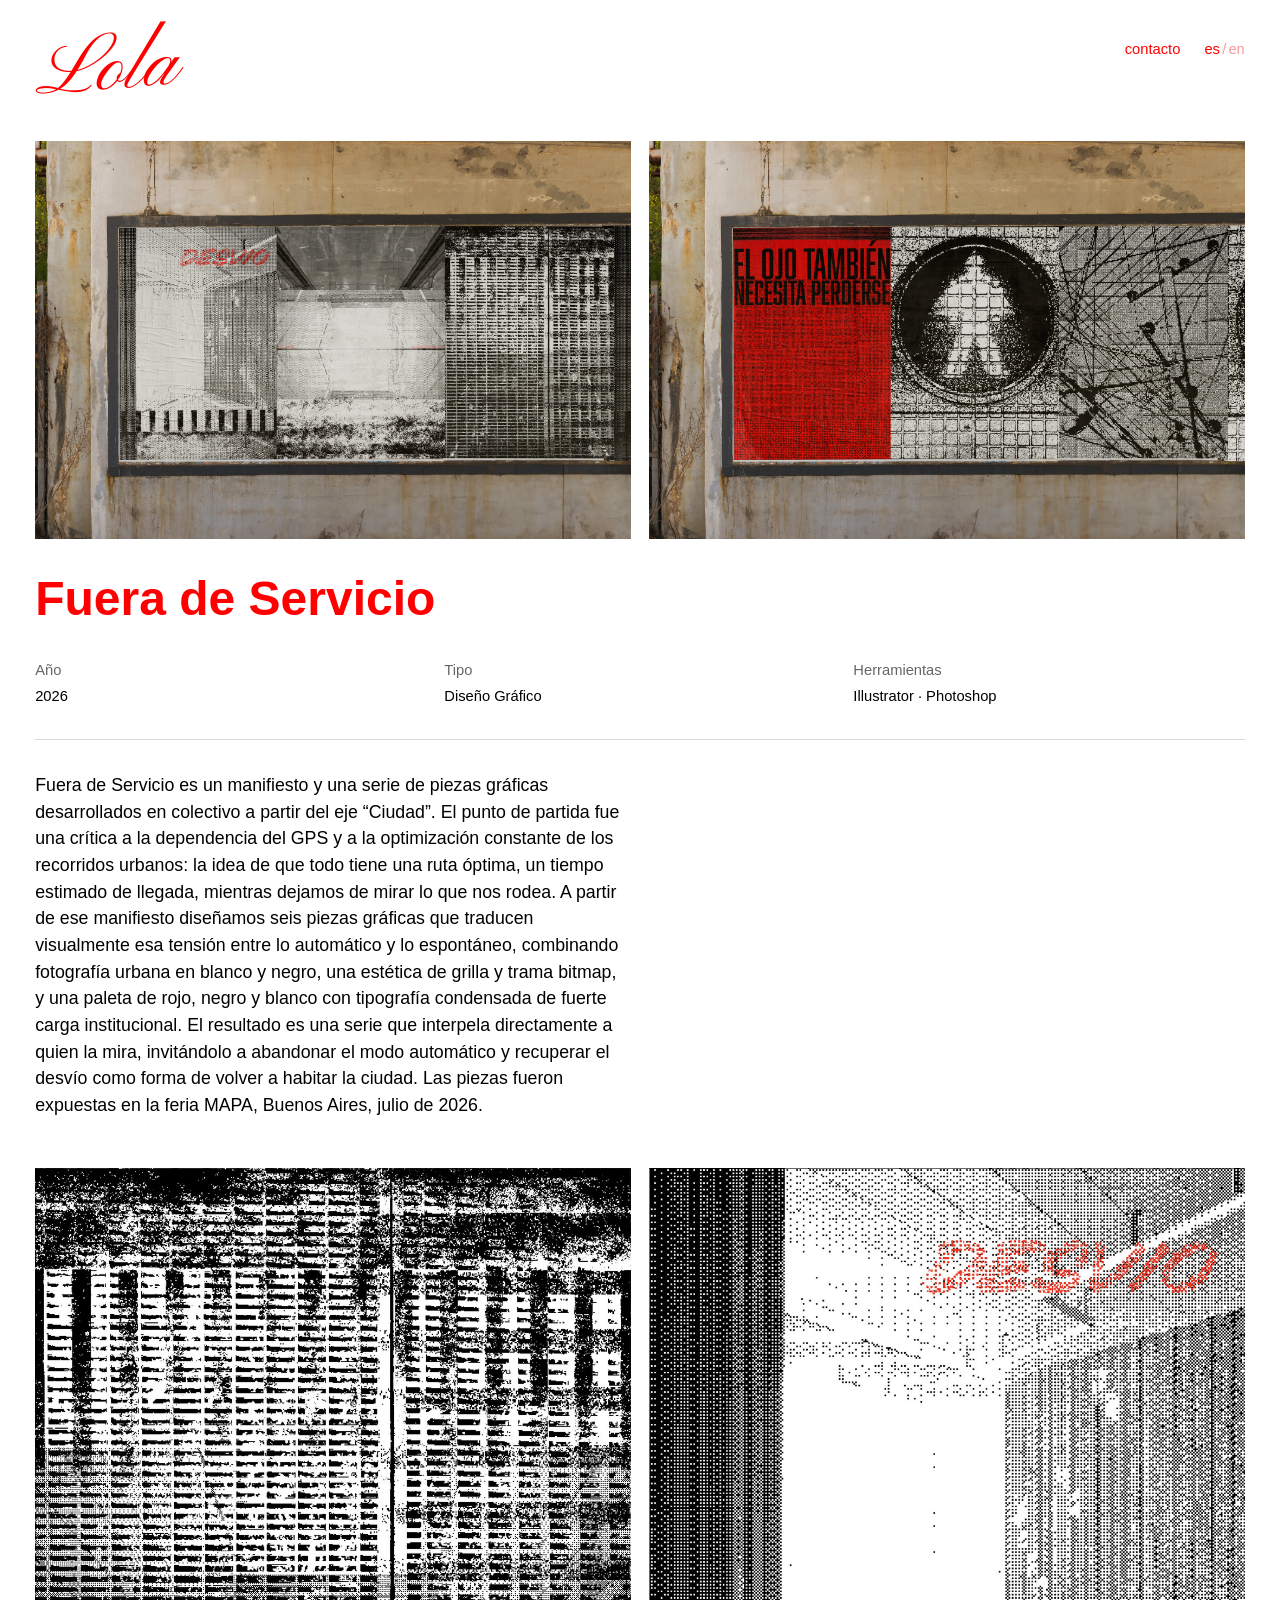
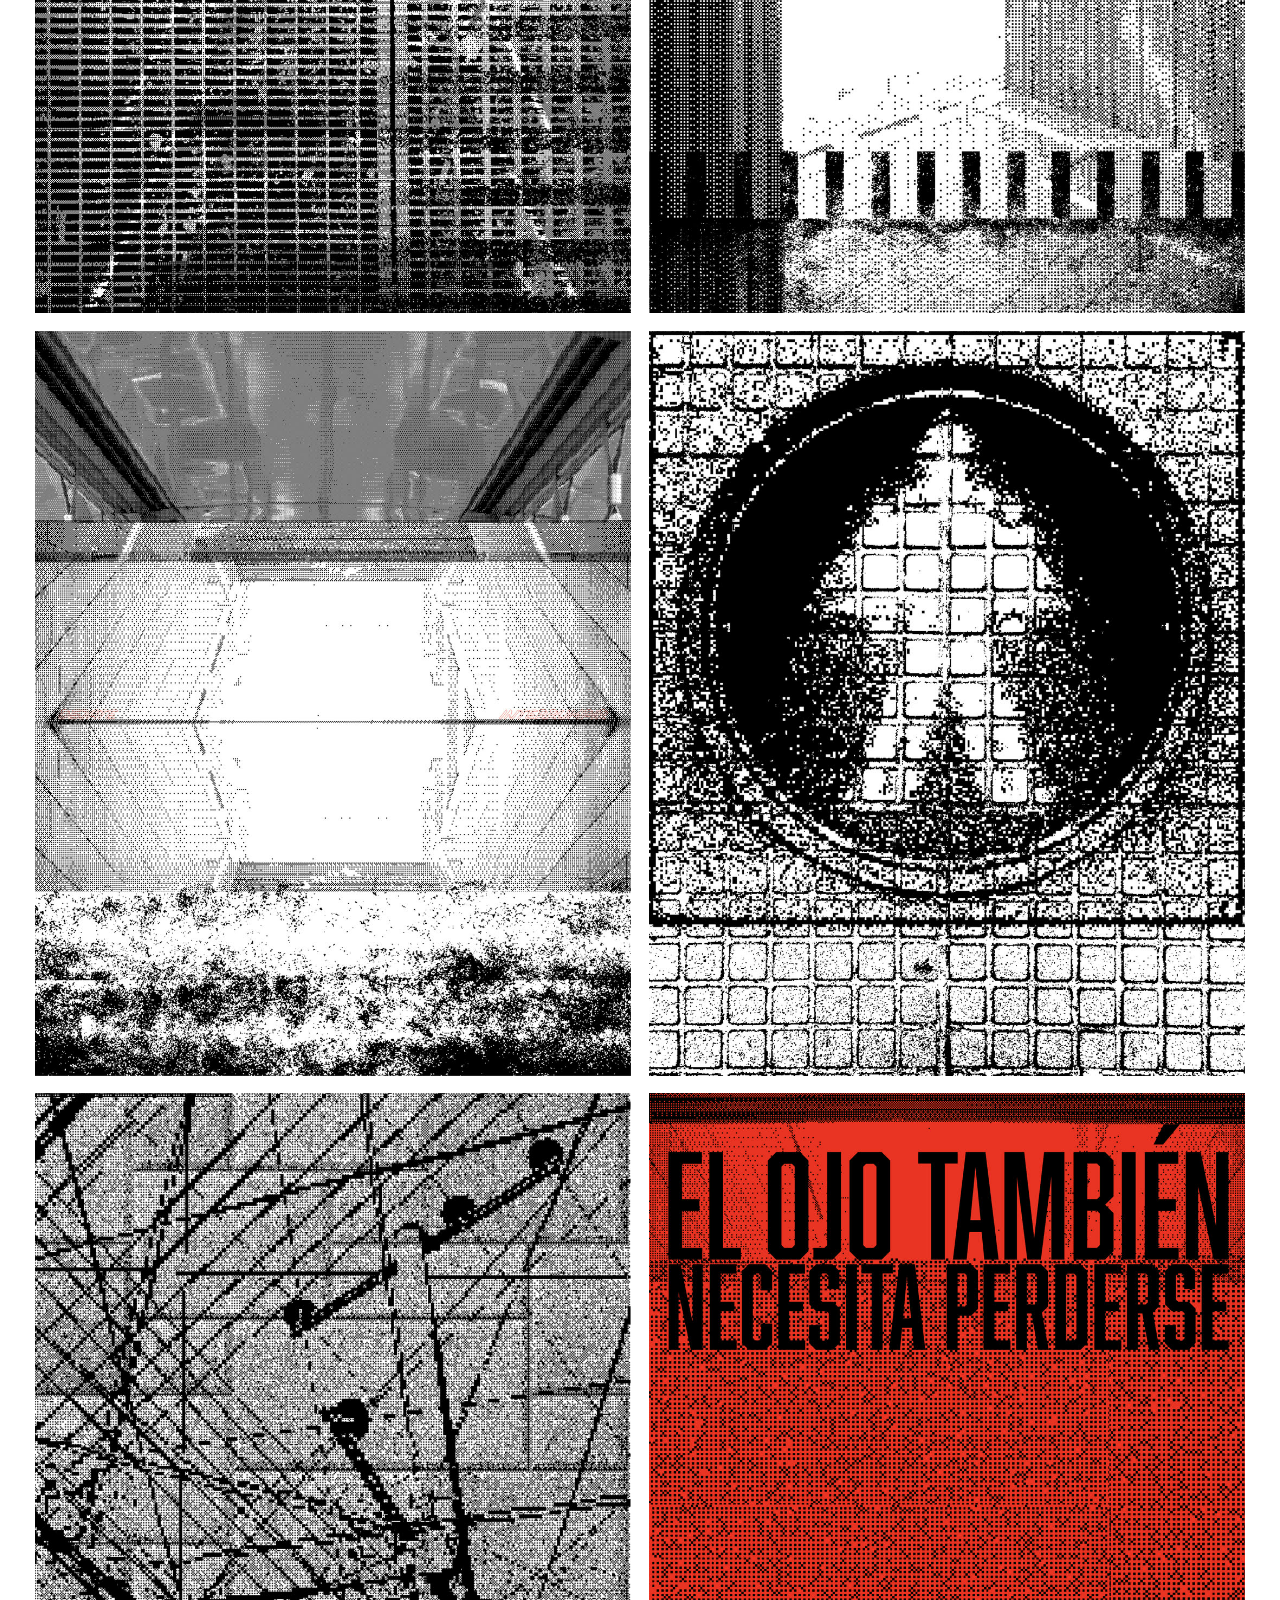
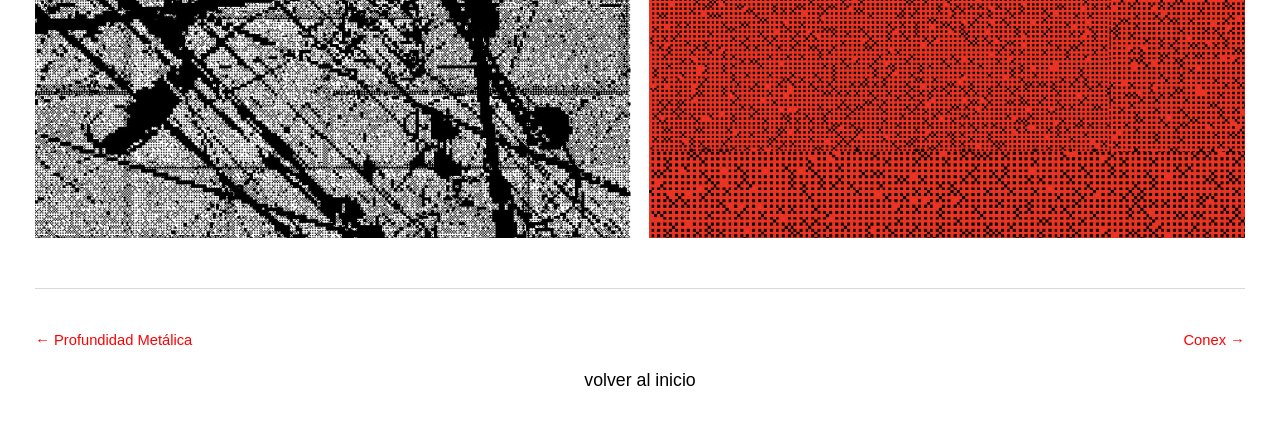
<file: proyectos/proyecto-3.html>
<!DOCTYPE html>
<html lang="es">
<head>
  <meta charset="UTF-8">
  <meta name="viewport" content="width=device-width, initial-scale=1">
  <title>Fuera de Servicio — Lola Valenzuela</title>
  <meta name="description" content="Manifiesto y serie de piezas gráficas sobre la dependencia del GPS y la optimización de los recorridos urbanos. Expuestas en la feria MAPA, Buenos Aires, 2026.">

  <meta property="og:type" content="article">
  <meta property="og:title" content="Fuera de Servicio — Lola Valenzuela">
  <meta property="og:description" content="Manifiesto y serie de piezas gráficas sobre la dependencia del GPS y la optimización de los recorridos urbanos. Expuestas en la feria MAPA, Buenos Aires, 2026.">
  <meta property="og:image" content="../assets/img/proyectos/proyecto-3-portada-a.jpg">
  <meta name="twitter:card" content="summary_large_image">
  <meta name="twitter:title" content="Fuera de Servicio — Lola Valenzuela">
  <meta name="twitter:description" content="Manifiesto y serie de piezas gráficas sobre la dependencia del GPS y la optimización de los recorridos urbanos. Expuestas en la feria MAPA, Buenos Aires, 2026.">

  <link rel="icon" href="../favicon.svg" type="image/svg+xml">

  <!-- Tipografía del logo: se pide antes que el CSS para que "Lola" no
       aparezca un instante en otra letra. Ver base.css. -->
  <link rel="preload" href="../assets/fonts/pinyon-script-latin.woff2" as="font" type="font/woff2" crossorigin>

  <link rel="stylesheet" href="../css/base.css?v=20261005">
  <link rel="stylesheet" href="../css/layout.css?v=20261005">
  <link rel="stylesheet" href="../css/animaciones.css?v=20261005">

  <script>
    // Este script corre ANTES de que se pinte la página, por eso está acá
    // suelto y no en un archivo aparte.
    // 1) "js-movimiento" hace que el contenido nazca invisible, para que
    //    las animaciones de entrada no se vean empezar a mitad de camino.
    // 2) La red de seguridad: si el JS del sitio no llegara a cargar, a los
    //    3 segundos se saca la clase y el contenido se muestra igual. Nunca
    //    se queda una página en blanco por culpa de una animación.
    // 3) "js-flip-pendiente" es lo de siempre: evita el parpadeo de la
    //    transición entre páginas.
    try {
      document.documentElement.classList.add("js-movimiento");
      // El temporizador queda guardado en window para que js/movimiento.js
      // lo cancele apenas carga. Si el JS no llega a cargar, nadie lo
      // cancela, salta a los 3 segundos y el contenido se muestra igual.
      window.redDeSeguridadMovimiento = setTimeout(function () {
        document.documentElement.classList.remove("js-movimiento");
      }, 3000);
      if (sessionStorage.getItem("flip-pendiente")) {
        document.documentElement.classList.add("js-flip-pendiente");
      }
    } catch (e) {}
  </script>
</head>
<body data-pagina="proyecto" data-proyecto-id="proyecto-3">
  <header class="header">
    <a href="../index.html" class="header__nombre" aria-label="Lola Valenzuela" data-i18n-attr="aria-label:marca.nombreCompleto">
      <span class="header__logo" aria-hidden="true" data-i18n="marca.logo">Lola</span>
      <span class="solo-lectores" data-i18n="marca.nombreCompleto">Lola Valenzuela</span>
    </a>
    <nav class="header__nav" aria-label="Navegación principal">
      <button type="button" class="header__contacto" data-abrir-contacto data-i18n="nav.contacto">contacto</button>
      <div class="toggle-idioma" role="group" aria-label="Cambiar idioma">
        <button type="button" class="toggle-idioma__opcion" data-idioma-boton="es" aria-current="true">es</button>
        <span class="toggle-idioma__separador" aria-hidden="true">/</span>
        <button type="button" class="toggle-idioma__opcion" data-idioma-boton="en">en</button>
      </div>
    </nav>
  </header>

  <main class="js-fade-idioma">
    <article class="proyecto">
      <!-- Las dos portadas, sus medidas y sus textos se editan en
           data/contenido.json (proyectos.proyecto-3.portadas). Acá van repetidas
           solo para que se vean ya en el primer pintado, antes de que corra el
           JS: así la página no parpadea ni salta. El JS las reconoce y no las
           vuelve a armar, sólo les cambia el texto al cambiar de idioma.
           Si cambiás las fotos en el JSON, actualizá también estas dos líneas
           (ruta y medidas) o vas a ver un parpadeo al cargar. -->
      <div class="proyecto__hero proyecto__hero--portadas" data-proyecto-imagen-wrapper
           style="--proporcion-portada: 2000 / 1334; --factor-portada: 1.4993">
        <img class="proyecto__portada"
             src="../assets/img/proyectos/proyecto-3-portada-a.jpg" width="2000" height="1334"
             alt="El mockup de la serie en una cartelera sobre un muro de hormigón: tres afiches de Fuera de Servicio en blanco y negro, con la palabra “Desvío” en rojo sobre el primero, un pasaje urbano en el del medio y la fachada de una torre en el tercero">
        <img class="proyecto__portada"
             src="../assets/img/proyectos/proyecto-3-portada-b.jpg" width="2000" height="1334"
             alt="El mismo mockup con las otras tres piezas de la serie: el afiche rojo que dice “El ojo también necesita perderse”, la tapa de alcantarilla con la flecha y la maraña de cables sobre el empedrado">
      </div>

      <div class="proyecto__video-wrapper" data-proyecto-video-wrapper hidden>
        <iframe src="" title="Video del proyecto" allow="autoplay; fullscreen; picture-in-picture" allowfullscreen loading="lazy"></iframe>
      </div>

      <div data-proyecto-audio-wrapper hidden style="margin-bottom: clamp(1.5rem, 1rem + 2vw, 2.5rem);">
        <audio controls style="width: 100%;"></audio>
      </div>

      <h1 class="proyecto__titulo" data-proyecto-titulo>Fuera de Servicio</h1>

      <dl class="proyecto__ficha" data-proyecto-ficha></dl>

      <p class="proyecto__descripcion" data-proyecto-descripcion>
        Fuera de Servicio es un manifiesto y una serie de piezas gráficas desarrollados en colectivo
        a partir del eje “Ciudad”.
      </p>

      <div class="proyecto__media" data-proyecto-media hidden></div>
      <div class="proyecto__galeria" data-proyecto-galeria></div>

      <p class="proyecto__enlace-externo" data-proyecto-enlace-wrapper hidden>
        <a data-proyecto-enlace target="_blank" rel="noopener noreferrer"></a>
      </p>

      <nav class="proyecto__navegacion" aria-label="Navegación entre proyectos">
        <a href="proyecto-2.html" data-proyecto-anterior>
          ← <span data-proyecto-anterior-titulo>proyecto anterior</span>
        </a>
        <a href="proyecto-4.html" data-proyecto-siguiente>
          <span data-proyecto-siguiente-titulo>proyecto siguiente</span> →
        </a>
      </nav>

      <p class="proyecto__volver">
        <a href="../index.html" data-proyecto-volver data-i18n="nav.volver">volver a inicio</a>
      </p>
    </article>
  </main>

  <div class="overlay-contacto" data-overlay-contacto hidden>
    <button type="button" class="overlay-contacto__cerrar" data-cerrar-contacto aria-label="Cerrar" data-i18n-attr="aria-label:nav.cerrar">×</button>
    <div class="overlay-contacto__panel" role="dialog" aria-modal="true" aria-labelledby="contacto-titulo">
      <h2 id="contacto-titulo" class="overlay-contacto__titulo" data-i18n="contacto.titulo">contacto</h2>
      <ul class="overlay-contacto__lista" data-contacto-lista></ul>
    </div>
  </div>

  <script type="module" src="../js/main.js?v=20261005"></script>
</body>
</html>
</file>
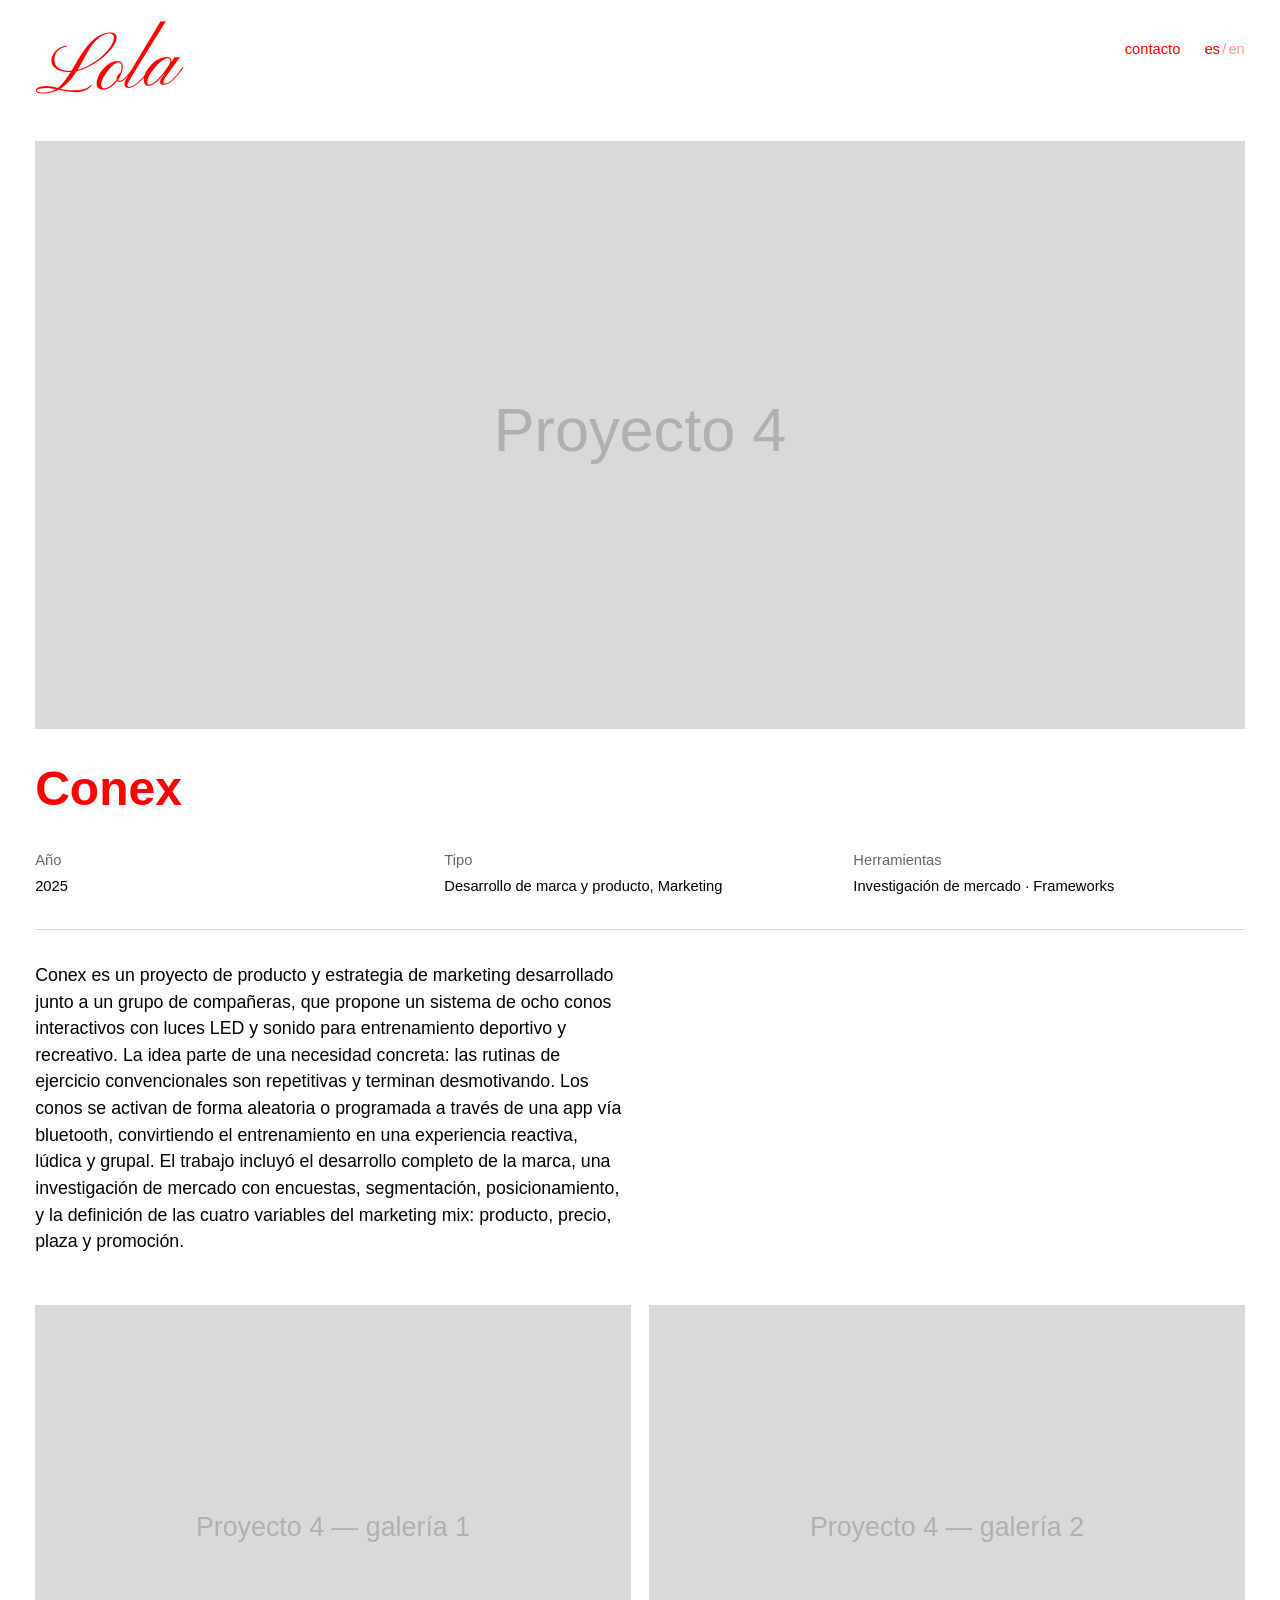
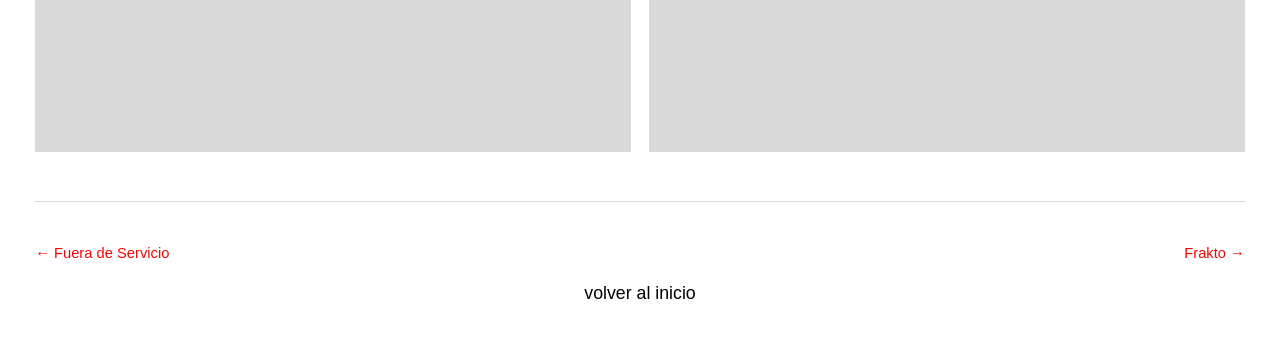
<file: proyectos/proyecto-4.html>
<!DOCTYPE html>
<html lang="es">
<head>
  <meta charset="UTF-8">
  <meta name="viewport" content="width=device-width, initial-scale=1">
  <title>Conex — Lola Valenzuela</title>
  <meta name="description" content="Sistema de ocho conos interactivos con luces LED y sonido para entrenamiento deportivo, con desarrollo de marca, investigación de mercado y estrategia de marketing.">

  <meta property="og:type" content="article">
  <meta property="og:title" content="Conex — Lola Valenzuela">
  <meta property="og:description" content="Sistema de ocho conos interactivos con luces LED y sonido para entrenamiento deportivo, con desarrollo de marca, investigación de mercado y estrategia de marketing.">
  <meta property="og:image" content="../assets/img/proyectos/proyecto-4.svg">
  <meta name="twitter:card" content="summary_large_image">
  <meta name="twitter:title" content="Conex — Lola Valenzuela">
  <meta name="twitter:description" content="Sistema de ocho conos interactivos con luces LED y sonido para entrenamiento deportivo, con desarrollo de marca, investigación de mercado y estrategia de marketing.">

  <link rel="icon" href="../favicon.svg" type="image/svg+xml">

  <!-- Tipografía del logo: se pide antes que el CSS para que "Lola" no
       aparezca un instante en otra letra. Ver base.css. -->
  <link rel="preload" href="../assets/fonts/pinyon-script-latin.woff2" as="font" type="font/woff2" crossorigin>

  <link rel="stylesheet" href="../css/base.css?v=20261005">
  <link rel="stylesheet" href="../css/layout.css?v=20261005">
  <link rel="stylesheet" href="../css/animaciones.css?v=20261005">

  <script>
    // Este script corre ANTES de que se pinte la página, por eso está acá
    // suelto y no en un archivo aparte.
    // 1) "js-movimiento" hace que el contenido nazca invisible, para que
    //    las animaciones de entrada no se vean empezar a mitad de camino.
    // 2) La red de seguridad: si el JS del sitio no llegara a cargar, a los
    //    3 segundos se saca la clase y el contenido se muestra igual. Nunca
    //    se queda una página en blanco por culpa de una animación.
    // 3) "js-flip-pendiente" es lo de siempre: evita el parpadeo de la
    //    transición entre páginas.
    try {
      document.documentElement.classList.add("js-movimiento");
      // El temporizador queda guardado en window para que js/movimiento.js
      // lo cancele apenas carga. Si el JS no llega a cargar, nadie lo
      // cancela, salta a los 3 segundos y el contenido se muestra igual.
      window.redDeSeguridadMovimiento = setTimeout(function () {
        document.documentElement.classList.remove("js-movimiento");
      }, 3000);
      if (sessionStorage.getItem("flip-pendiente")) {
        document.documentElement.classList.add("js-flip-pendiente");
      }
    } catch (e) {}
  </script>
</head>
<body data-pagina="proyecto" data-proyecto-id="proyecto-4">
  <header class="header">
    <a href="../index.html" class="header__nombre" aria-label="Lola Valenzuela" data-i18n-attr="aria-label:marca.nombreCompleto">
      <span class="header__logo" aria-hidden="true" data-i18n="marca.logo">Lola</span>
      <span class="solo-lectores" data-i18n="marca.nombreCompleto">Lola Valenzuela</span>
    </a>
    <nav class="header__nav" aria-label="Navegación principal">
      <button type="button" class="header__contacto" data-abrir-contacto data-i18n="nav.contacto">contacto</button>
      <div class="toggle-idioma" role="group" aria-label="Cambiar idioma">
        <button type="button" class="toggle-idioma__opcion" data-idioma-boton="es" aria-current="true">es</button>
        <span class="toggle-idioma__separador" aria-hidden="true">/</span>
        <button type="button" class="toggle-idioma__opcion" data-idioma-boton="en">en</button>
      </div>
    </nav>
  </header>

  <main class="js-fade-idioma">
    <article class="proyecto">
      <div class="proyecto__hero" data-proyecto-imagen-wrapper>
        <img class="proyecto__imagen-principal" data-proyecto-imagen-principal src="../assets/img/proyectos/proyecto-4.svg" alt="Sistema de conos interactivos Conex con luces LED">
      </div>

      <div class="proyecto__video-wrapper" data-proyecto-video-wrapper hidden>
        <iframe src="" title="Video del proyecto" allow="autoplay; fullscreen; picture-in-picture" allowfullscreen loading="lazy"></iframe>
      </div>

      <div data-proyecto-audio-wrapper hidden style="margin-bottom: clamp(1.5rem, 1rem + 2vw, 2.5rem);">
        <audio controls style="width: 100%;"></audio>
      </div>

      <h1 class="proyecto__titulo" data-proyecto-titulo>Conex</h1>

      <dl class="proyecto__ficha" data-proyecto-ficha></dl>

      <p class="proyecto__descripcion" data-proyecto-descripcion>
        Conex es un sistema de ocho conos interactivos con luces LED y sonido para entrenamiento
        deportivo y recreativo, con desarrollo de marca y estrategia de marketing.
      </p>

      <div class="proyecto__media" data-proyecto-media hidden></div>
      <div class="proyecto__galeria" data-proyecto-galeria></div>

      <p class="proyecto__enlace-externo" data-proyecto-enlace-wrapper hidden>
        <a data-proyecto-enlace target="_blank" rel="noopener noreferrer"></a>
      </p>

      <nav class="proyecto__navegacion" aria-label="Navegación entre proyectos">
        <a href="proyecto-3.html" data-proyecto-anterior>
          ← <span data-proyecto-anterior-titulo>proyecto anterior</span>
        </a>
        <a href="proyecto-5.html" data-proyecto-siguiente>
          <span data-proyecto-siguiente-titulo>proyecto siguiente</span> →
        </a>
      </nav>

      <p class="proyecto__volver">
        <a href="../index.html" data-proyecto-volver data-i18n="nav.volver">volver a inicio</a>
      </p>
    </article>
  </main>

  <div class="overlay-contacto" data-overlay-contacto hidden>
    <button type="button" class="overlay-contacto__cerrar" data-cerrar-contacto aria-label="Cerrar" data-i18n-attr="aria-label:nav.cerrar">×</button>
    <div class="overlay-contacto__panel" role="dialog" aria-modal="true" aria-labelledby="contacto-titulo">
      <h2 id="contacto-titulo" class="overlay-contacto__titulo" data-i18n="contacto.titulo">contacto</h2>
      <ul class="overlay-contacto__lista" data-contacto-lista></ul>
    </div>
  </div>

  <script type="module" src="../js/main.js?v=20261005"></script>
</body>
</html>
</file>
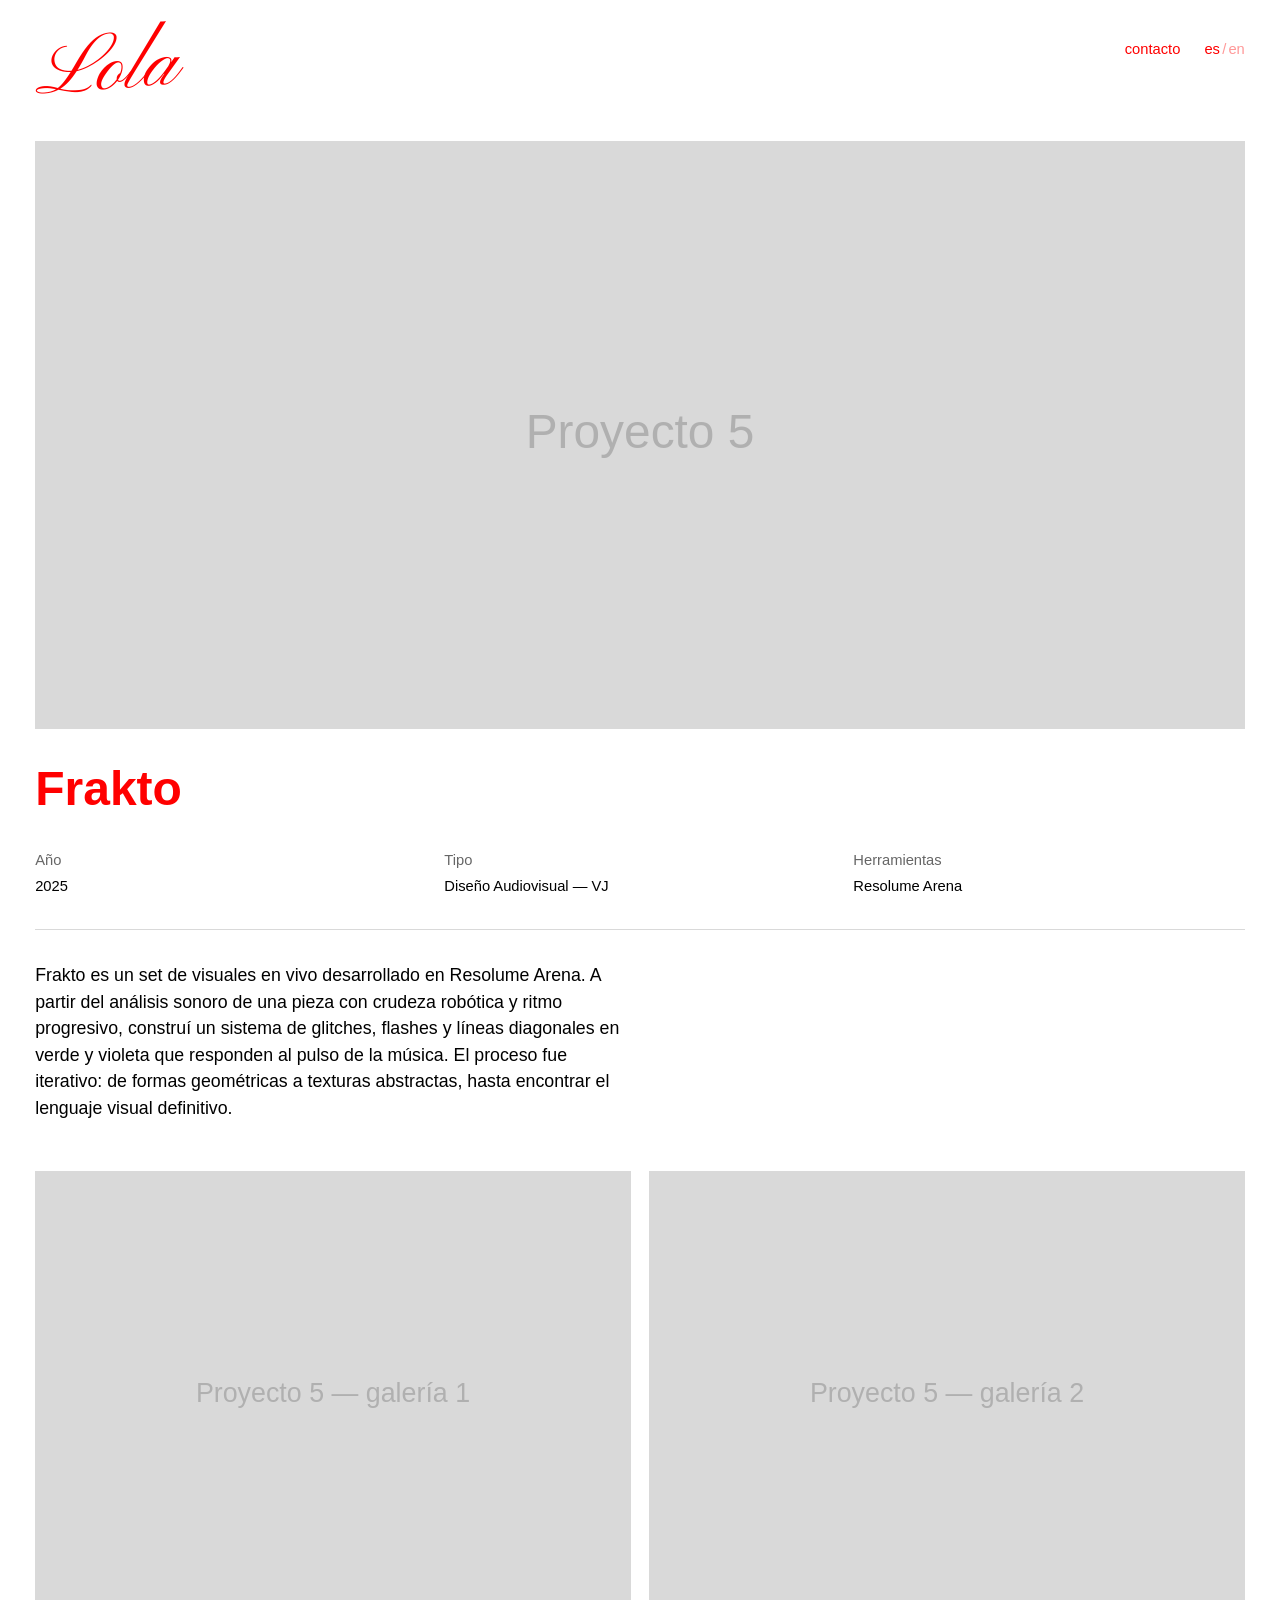
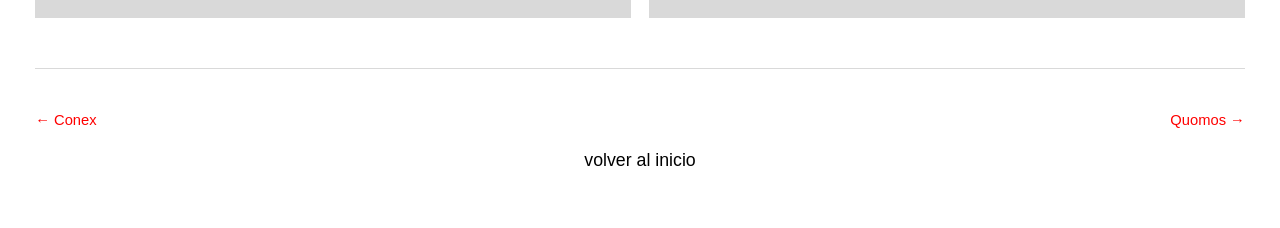
<file: proyectos/proyecto-5.html>
<!DOCTYPE html>
<html lang="es">
<head>
  <meta charset="UTF-8">
  <meta name="viewport" content="width=device-width, initial-scale=1">
  <title>Frakto — Lola Valenzuela</title>
  <meta name="description" content="Set de visuales en vivo en Resolume Arena: glitches, flashes y líneas diagonales en verde y violeta que responden al pulso de la música.">

  <meta property="og:type" content="article">
  <meta property="og:title" content="Frakto — Lola Valenzuela">
  <meta property="og:description" content="Set de visuales en vivo en Resolume Arena: glitches, flashes y líneas diagonales en verde y violeta que responden al pulso de la música.">
  <meta property="og:image" content="../assets/img/proyectos/proyecto-5.svg">
  <meta name="twitter:card" content="summary_large_image">
  <meta name="twitter:title" content="Frakto — Lola Valenzuela">
  <meta name="twitter:description" content="Set de visuales en vivo en Resolume Arena: glitches, flashes y líneas diagonales en verde y violeta que responden al pulso de la música.">

  <link rel="icon" href="../favicon.svg" type="image/svg+xml">

  <!-- Tipografía del logo: se pide antes que el CSS para que "Lola" no
       aparezca un instante en otra letra. Ver base.css. -->
  <link rel="preload" href="../assets/fonts/pinyon-script-latin.woff2" as="font" type="font/woff2" crossorigin>

  <link rel="stylesheet" href="../css/base.css?v=20261005">
  <link rel="stylesheet" href="../css/layout.css?v=20261005">
  <link rel="stylesheet" href="../css/animaciones.css?v=20261005">

  <script>
    // Este script corre ANTES de que se pinte la página, por eso está acá
    // suelto y no en un archivo aparte.
    // 1) "js-movimiento" hace que el contenido nazca invisible, para que
    //    las animaciones de entrada no se vean empezar a mitad de camino.
    // 2) La red de seguridad: si el JS del sitio no llegara a cargar, a los
    //    3 segundos se saca la clase y el contenido se muestra igual. Nunca
    //    se queda una página en blanco por culpa de una animación.
    // 3) "js-flip-pendiente" es lo de siempre: evita el parpadeo de la
    //    transición entre páginas.
    try {
      document.documentElement.classList.add("js-movimiento");
      // El temporizador queda guardado en window para que js/movimiento.js
      // lo cancele apenas carga. Si el JS no llega a cargar, nadie lo
      // cancela, salta a los 3 segundos y el contenido se muestra igual.
      window.redDeSeguridadMovimiento = setTimeout(function () {
        document.documentElement.classList.remove("js-movimiento");
      }, 3000);
      if (sessionStorage.getItem("flip-pendiente")) {
        document.documentElement.classList.add("js-flip-pendiente");
      }
    } catch (e) {}
  </script>
</head>
<body data-pagina="proyecto" data-proyecto-id="proyecto-5">
  <header class="header">
    <a href="../index.html" class="header__nombre" aria-label="Lola Valenzuela" data-i18n-attr="aria-label:marca.nombreCompleto">
      <span class="header__logo" aria-hidden="true" data-i18n="marca.logo">Lola</span>
      <span class="solo-lectores" data-i18n="marca.nombreCompleto">Lola Valenzuela</span>
    </a>
    <nav class="header__nav" aria-label="Navegación principal">
      <button type="button" class="header__contacto" data-abrir-contacto data-i18n="nav.contacto">contacto</button>
      <div class="toggle-idioma" role="group" aria-label="Cambiar idioma">
        <button type="button" class="toggle-idioma__opcion" data-idioma-boton="es" aria-current="true">es</button>
        <span class="toggle-idioma__separador" aria-hidden="true">/</span>
        <button type="button" class="toggle-idioma__opcion" data-idioma-boton="en">en</button>
      </div>
    </nav>
  </header>

  <main class="js-fade-idioma">
    <article class="proyecto">
      <div class="proyecto__hero" data-proyecto-imagen-wrapper>
        <img class="proyecto__imagen-principal" data-proyecto-imagen-principal src="../assets/img/proyectos/proyecto-5.svg" alt="Visual del set en vivo Frakto: glitches y líneas diagonales en verde y violeta">
      </div>

      <div class="proyecto__video-wrapper" data-proyecto-video-wrapper hidden>
        <iframe src="" title="Video del proyecto" allow="autoplay; fullscreen; picture-in-picture" allowfullscreen loading="lazy"></iframe>
      </div>

      <div data-proyecto-audio-wrapper hidden style="margin-bottom: clamp(1.5rem, 1rem + 2vw, 2.5rem);">
        <audio controls style="width: 100%;"></audio>
      </div>

      <h1 class="proyecto__titulo" data-proyecto-titulo>Frakto</h1>

      <dl class="proyecto__ficha" data-proyecto-ficha></dl>

      <p class="proyecto__descripcion" data-proyecto-descripcion>
        Frakto es un set de visuales en vivo desarrollado en Resolume Arena, con glitches, flashes
        y líneas diagonales que responden al pulso de la música.
      </p>

      <div class="proyecto__media" data-proyecto-media hidden></div>
      <div class="proyecto__galeria" data-proyecto-galeria></div>

      <p class="proyecto__enlace-externo" data-proyecto-enlace-wrapper hidden>
        <a data-proyecto-enlace target="_blank" rel="noopener noreferrer"></a>
      </p>

      <nav class="proyecto__navegacion" aria-label="Navegación entre proyectos">
        <a href="proyecto-4.html" data-proyecto-anterior>
          ← <span data-proyecto-anterior-titulo>proyecto anterior</span>
        </a>
        <a href="proyecto-6.html" data-proyecto-siguiente>
          <span data-proyecto-siguiente-titulo>proyecto siguiente</span> →
        </a>
      </nav>

      <p class="proyecto__volver">
        <a href="../index.html" data-proyecto-volver data-i18n="nav.volver">volver a inicio</a>
      </p>
    </article>
  </main>

  <div class="overlay-contacto" data-overlay-contacto hidden>
    <button type="button" class="overlay-contacto__cerrar" data-cerrar-contacto aria-label="Cerrar" data-i18n-attr="aria-label:nav.cerrar">×</button>
    <div class="overlay-contacto__panel" role="dialog" aria-modal="true" aria-labelledby="contacto-titulo">
      <h2 id="contacto-titulo" class="overlay-contacto__titulo" data-i18n="contacto.titulo">contacto</h2>
      <ul class="overlay-contacto__lista" data-contacto-lista></ul>
    </div>
  </div>

  <script type="module" src="../js/main.js?v=20261005"></script>
</body>
</html>
</file>
<file: css/base.css>
/* =========================================================
   BASE.CSS — reset, variables globales y tipografía
   ========================================================= */

/* -- LUGAR PARA CLASSIC SCRIPT MN (Adobe Fonts) --
   El nombre "Lola" hoy usa un reemplazo (Pinyon Script, ver abajo de todo).
   Para pasar a Classic Script MN, la tipografía pedida:

   1. En fonts.adobe.com, creá un "proyecto web" con Classic Script MN y
      agregá lolavalenzuela.github.io en los dominios permitidos.
   2. Adobe te da un ID de 7 caracteres (algo como "abc1def"). Reemplazá
      ID-DEL-PROYECTO por ese ID en la línea de abajo.
   3. Borrá las dos barras-asterisco que la envuelven, para activarla.

   Tiene que quedar acá, en la primera línea con código del archivo: el
   navegador ignora un @import que aparezca después de cualquier regla.
   No hay que tocar nada más: --fuente-logo ya pide "classic-script-mn"
   primero. Si Adobe le pusiera otro nombre a la familia (lo dice el propio
   proyecto web, en el ejemplo de CSS que te muestra), corregí ese nombre en
   --fuente-logo más abajo. */

/* @import url("https://use.typekit.net/ID-DEL-PROYECTO.css"); */

/* -- Reset mínimo -- */
*,
*::before,
*::after {
  box-sizing: border-box;
  margin: 0;
  padding: 0;
}

html {
  -webkit-text-size-adjust: 100%;
  /* Para que "PROYECTOS" baje suave hasta la sección en vez de saltar.
     Con "reducir movimiento" activado vuelve a ser instantáneo (ver
     animaciones.css). */
  scroll-behavior: smooth;
}

img,
video {
  display: block;
  max-width: 100%;
}

a {
  color: inherit;
  text-decoration: none;
}

button {
  font: inherit;
  color: inherit;
  background: none;
  border: none;
  cursor: pointer;
}

ul {
  list-style: none;
}

/* -- Variables globales --
   Para cambiar la paleta o la tipografía de todo el sitio, tocá solo esto. */
:root {
  /* -- COLORES --
     Dos niveles, para que un cambio de tema se haga desde UN solo lugar:

     1) PALETA: los valores crudos. No se usan directo en el resto del CSS.
     2) ROLES: qué color cumple cada función (fondo, texto, acento...).
        Todo el sitio usa solo estos. Para pasar de fondo blanco a negro,
        por ejemplo, alcanza con invertir --color-fondo y --color-texto (y
        los tres velos de abajo, que son el fondo con transparencia). */

  /* Paleta */
  --blanco: #ffffff;
  --negro: #000000;
  --rojo: #ff0000;
  --gris-oscuro: #666666;
  --gris-claro: #d9d9d9;

  /* Roles */
  --color-fondo: var(--blanco);
  --color-texto: var(--negro);
  /* Texto secundario (etiquetas de la ficha, pie). #666 sobre blanco da
     5,7:1 de contraste: se lee bien. No aclararlo más de #767676, que es
     el mínimo legible para texto chico. */
  --color-texto-tenue: var(--gris-oscuro);
  --color-acento: var(--rojo);
  /* El mismo rojo con transparencia: subrayado insinuado del logo. */
  --color-acento-suave: rgba(255, 0, 0, 0.4);
  /* Filetes que separan secciones en las páginas de proyecto. */
  --color-linea: rgba(0, 0, 0, 0.15);
  /* Caja gris que se ve mientras carga una imagen o un video. */
  --color-placeholder: var(--gris-claro);
  /* Fondo del panel de contacto. Es blanco pleno a propósito: con algo de
     transparencia, sobre fondo blanco la página de atrás se transparenta
     como un fantasma gris (logo, fotos, renglones) y se lee como mancha.
     El panel igual aparece con un fundido, así que no entra de golpe. */
  --color-velo: var(--blanco);
  /* Fondo del botón de sonido que va encima del video. */
  --color-control: rgba(255, 255, 255, 0.8);
  --color-control-hover: rgba(255, 255, 255, 0.95);

  /* Le avisa al navegador que el sitio es claro: barras de scroll, campos
     y controles nativos se dibujan en su versión clara. */
  color-scheme: light;

  /* Tipografía: fallback a fuentes del sistema. Si sumás una tipografía
     propia, agregá el @font-face al final de este archivo y sumala acá. */
  --fuente: "Helvetica Neue", "Inter", -apple-system, BlinkMacSystemFont,
    "Segoe UI", Roboto, Arial, sans-serif;

  /* Tipografía del nombre "Lola". La pedida es Classic Script MN (Adobe
     Fonts). Mientras no esté cargada, se usa Pinyon Script, la cursiva libre
     más parecida (ver el @font-face al final de este archivo). El orden de la
     lista hace el trabajo solo: el día que se cargue el kit de Adobe, el
     navegador encuentra "classic-script-mn" primero y la usa. */
  --fuente-logo: "classic-script-mn", "Pinyon Script", cursive;

  /* Tamaños fluidos: clamp(mínimo, preferido, máximo) */
  /* --tam-logo: tamaño del logo "Lola" en el header de las páginas de
     proyecto y del about. En la home es mucho más grande: se pisa en
     layout.css (busca "LOGO GRANDE DE LA HOME").
     Está calibrado para que el header mida casi lo mismo que medía con
     "Lola Valenzuela", así la primera pantalla de los proyectos no pierde
     alto de imagen. */
  --tam-logo: clamp(3rem, 2.1rem + 3.8vw, 5.5rem);

  /* Cuánto alto ocupa el logo en el layout, en múltiplos de su tamaño.
     No es 1 porque una cursiva caligráfica no llena su caja: la tinta de
     "Lola" mide 0,79 veces el tamaño de letra, más lo que suma la
     inclinación. 0,93 cubre todo eso sin cortar el bucle de la L. */
  --alto-logo: 0.93;
  --tam-titulo-proyecto: clamp(1.8rem, 1.4rem + 2vw, 3rem);
  --tam-texto: clamp(1rem, 0.95rem + 0.2vw, 1.125rem);
  --tam-texto-chico: clamp(0.85rem, 0.8rem + 0.15vw, 0.95rem);
  --tam-nav: clamp(0.85rem, 0.8rem + 0.15vw, 1rem);

  /* Espaciados */
  --espacio-borde: clamp(1rem, 0.6rem + 2vw, 2.5rem);
  --gap-grilla: clamp(0.5rem, 0.3rem + 1vw, 1.25rem);

  /* Layout */
  --ancho-maximo: 1600px;

  /* Padding vertical del header y alto resultante. El alto NO es un número
     suelto: se deduce del alto que ocupa el logo (--tam-logo por
     --alto-logo) más su padding arriba y abajo, así que si movés
     --tam-logo o --padding-header, se reajusta solo. Lo usan el header fijo de mobile y
     el cálculo de la primera pantalla de las páginas de proyecto. */
  --padding-header: clamp(0.75rem, 0.5rem + 1vw, 1.25rem);
  --alto-header: calc(var(--tam-logo) * var(--alto-logo) + var(--padding-header) * 2);

  /* -- Primera pantalla de las páginas de proyecto --
     El bloque de media (video o imagen) toma el alto que sobra de la
     ventana una vez descontado todo lo que tiene que entrar con él:
     el header, el aire de arriba, el espacio hasta el título, el propio
     título y un asomo de la metadata que viene abajo.

     LA PERILLA es --asomo-metadata: cuánto se deja ver de lo que sigue
     después del título. Subirla achica el media y muestra más metadata;
     bajarla agranda el media. Rango cómodo: 2rem (apenas se insinúa) a
     6rem (se lee la primera fila entera). En 0 el título queda justo
     contra el borde y no se intuye que la página sigue.

     --alto-minimo-hero evita que el media quede como una franja
     aplastada en ventanas muy bajas: si la cuenta da menos, gana el
     mínimo y el título pasa abajo del corte (es preferible a un video
     de 100px). */
  --padding-superior-proyecto: clamp(1rem, 0.6rem + 1.2vw, 1.75rem);
  --gap-hero-titulo: clamp(1rem, 0.7rem + 1vw, 1.5rem);
  --margen-titulo-proyecto: clamp(1rem, 0.7rem + 1vw, 1.75rem);
  --asomo-metadata: clamp(2.5rem, 2rem + 1.5vw, 4rem);
  --alto-minimo-hero: 18rem;

  /* Alto reservado para el título: su tamaño por el interlineado del
     cuerpo (1.5). Se calcula, no se escribe a mano, para que siga a
     --tam-titulo-proyecto si lo cambiás. */
  --alto-titulo-proyecto: calc(var(--tam-titulo-proyecto) * 1.5);

  /* Todo lo que NO es el media dentro de la primera pantalla. Se define
     una sola vez para no repetir la cuenta en las dos declaraciones de
     alto (la de vh y la de dvh) de .proyecto__hero. */
  --descuento-hero: calc(
    var(--alto-header) + var(--padding-superior-proyecto) +
    var(--gap-hero-titulo) + var(--alto-titulo-proyecto) +
    var(--margen-titulo-proyecto) + var(--asomo-metadata)
  );
}

body {
  background: var(--color-fondo);
  color: var(--color-texto);
  font-family: var(--fuente);
  font-size: var(--tam-texto);
  line-height: 1.5;
  min-height: 100vh;
  overflow-x: hidden;
}

/* -- Utilidades de foco: visibles siempre, en rojo -- */
:focus-visible {
  outline: 2px solid var(--color-acento);
  outline-offset: 3px;
}

/* -- Texto seleccionado: el rojo del sitio, con el texto en el color del
   fondo, en vez del azul del sistema. -- */
::selection {
  background: var(--color-acento);
  color: var(--color-fondo);
}

/* -- Subrayados de sección (Educación:, Herramientas:, etc.) -- */
.subtitulo-subrayado {
  text-decoration: underline;
  text-underline-offset: 4px;
  font-weight: 600;
}

/* -- Clase utilitaria para ocultar visualmente pero mantener accesible -- */
.solo-lectores {
  position: absolute;
  width: 1px;
  height: 1px;
  padding: 0;
  margin: -1px;
  overflow: hidden;
  clip: rect(0, 0, 0, 0);
  white-space: nowrap;
  border: 0;
}

/* -- TIPOGRAFÍA DEL LOGO --

   HOY: Pinyon Script (licencia libre SIL OFL, el texto de la licencia está
   en assets/fonts/). Es un REEMPLAZO de Altesse Std, no la original: la
   cursiva gratuita más parecida. El archivo está recortado a los
   caracteres latinos (pesa 35 KB) y se precarga desde el <head> de cada
   página, para que el logo no aparezca un instante en otra letra.

   "font-display: block" hace que, si tarda, el logo espere invisible una
   fracción de segundo en vez de mostrarse primero en una letra cualquiera
   y después saltar.

   PARA PONER ALTESSE STD (la original): ver el primer bloque de este
   archivo, arriba de todo. */
@font-face {
  font-family: "Pinyon Script";
  src: url("../assets/fonts/pinyon-script-latin.woff2") format("woff2");
  font-weight: 400;
  font-style: normal;
  font-display: block;
}
</file>
<file: css/layout.css>
/* =========================================================
   LAYOUT.CSS — header, grilla de home, about, páginas de proyecto
   ========================================================= */

/* -----------------------------------------------------------
   HEADER — igual en todas las páginas
   ----------------------------------------------------------- */
/* El logo y la navegación se alinean ARRIBA (no por la línea de base):
   el logo es una cursiva alta, y alineada por abajo la navegación quedaría
   colgando al pie. Así "contacto" y "es/en" quedan a la altura de la parte
   alta del logo, como en la referencia. */
.header {
  display: flex;
  align-items: flex-start;
  justify-content: space-between;
  flex-wrap: wrap;
  row-gap: 0.5rem;
  padding: var(--padding-header) var(--espacio-borde);
}

/* -- LOGO "Lola" --
   El link (.header__nombre) lleva adentro dos textos:
   - .header__logo: lo que se VE, "Lola", en la cursiva del logo.
   - .solo-lectores: lo que LEEN los lectores de pantalla y los buscadores,
     el nombre completo "Lola Valenzuela".
   Los dos salen de contenido.json (marca.logo y marca.nombreCompleto).

   TAMAÑO: --tam-logo en base.css (páginas internas) y en el bloque "LOGO
   GRANDE DE LA HOME" más abajo. INCLINACIÓN: --giro-logo, acá abajo. */
.header__nombre {
  --giro-logo: -4deg;
  display: block;
  color: var(--color-acento);
  view-transition-name: nombre;
}

.header__logo {
  display: block;
  font-family: var(--fuente-logo);
  font-size: var(--tam-logo);
  font-weight: 400;
  line-height: 1;
  white-space: nowrap;
  /* Caja a la medida de la tinta: la cursiva asoma un poco por arriba de
     su renglón y deja aire de sobra abajo. Estos dos márgenes corren la
     caja para que ocupe exactamente el alto de --alto-logo (base.css), y
     el margen derecho le deja lugar al trazo final de la "a", que se pasa
     de su ancho. Con esto la inclinación no corta el bucle de la L. */
  margin-top: 0.11em;
  margin-bottom: calc((var(--alto-logo) - 1.11) * 1em);
  margin-right: 0.08em;
  /* Se rota el logo y no el header: la navegación y la grilla no se
     mueven. El centro de giro es el centro del logo. */
  transform: rotate(var(--giro-logo));
  /* Subrayado preparado pero invisible: se ve insinuado al pasar el mouse
     y firme en la propia página about (ver abajo). Va en el logo y no en
     el link porque el subrayado no atraviesa elementos en bloque.
     "skip-ink: none" hace que la línea sea continua y no se corte cada vez
     que pasa por debajo del lazo de la L. */
  text-decoration-line: underline;
  text-decoration-color: transparent;
  text-decoration-thickness: 0.018em;
  text-decoration-skip-ink: none;
  text-underline-offset: 0.12em;
  transition: text-decoration-color var(--dur-rapida) ease;
}

/* Hover tenue en home/proyecto: anticipa el subrayado sin gritar. */
@media (hover: hover) and (pointer: fine) {
  .header__nombre:hover .header__logo {
    text-decoration-color: var(--color-acento-suave);
  }
}

/* Estado activo: subrayado firme solo en la propia página about. */
.header__nombre[aria-current="page"] .header__logo {
  text-decoration-color: var(--color-acento);
}

/* La navegación baja lo justo para quedar a la altura de la parte alta del
   logo y no pegada al borde de la pantalla. Sale del tamaño del logo, así
   acompaña cuando cambia (home grande, páginas internas más chico). */
.header__nav {
  display: flex;
  align-items: center;
  gap: clamp(1rem, 0.7rem + 1vw, 2rem);
  font-size: var(--tam-nav);
  margin-top: calc(var(--tam-logo) * 0.22);
}

.header__contacto {
  color: var(--color-acento);
}

/* Toggle de idioma: es / en, el activo más opaco */
.toggle-idioma {
  display: inline-flex;
  align-items: center;
  gap: 0.15em;
  color: var(--color-acento);
}

.toggle-idioma__opcion {
  opacity: 0.4;
  transition: opacity var(--dur-rapida, 200ms) ease;
}

.toggle-idioma__opcion[aria-current="true"] {
  opacity: 1;
}

.toggle-idioma__separador {
  opacity: 0.4;
}

/* En mobile, el header queda fijo arriba con fondo sólido */
@media (max-width: 639px) {
  .header {
    position: fixed;
    top: 0;
    left: 0;
    right: 0;
    z-index: 100;
    background: var(--color-fondo);
  }

  /* Compensa el alto del header fijo para que el contenido no quede tapado.
     La home queda afuera: no tiene header, su navegación va dentro de la
     portada. */
  body:not([data-pagina="home"]) main {
    padding-top: var(--alto-header);
  }
}

/* -----------------------------------------------------------
   HOME — portada + proyectos, en una sola página
   -----------------------------------------------------------
   La home es un scroll continuo: primero la portada, que ocupa la pantalla
   entera, y abajo la sección de proyectos agrupados por categoría.
   Todas las perillas de la home están juntas acá y solo valen acá. */
body[data-pagina="home"] {
  /* Margen a los costados de toda la home. */
  --margen-home: clamp(1.25rem, 5vw, 5rem);
  /* Tamaño del nombre en la portada. Está en vw para que ocupe siempre la
     misma proporción del ancho, como en la maqueta. */
  --tam-nombre-portada: clamp(4.5rem, 27vw, 28rem);
  /* Sangría de las tarjetas respecto del título de su categoría. */
  --sangria-categoria: clamp(0rem, 5vw, 5rem);
}

/* -- PORTADA -----------------------------------------------------------
   Tres filas: arriba el año y la navegación, al medio el nombre, abajo la
   flecha. El nombre se centra en vertical y arranca pegado al margen
   izquierdo. */
.portada {
  min-height: 100svh;
  display: grid;
  grid-template-columns: 1fr auto;
  grid-template-rows: auto 1fr auto;
  gap: clamp(1.5rem, 4vw, 3rem);
  padding: var(--margen-home);
}

.portada__anio {
  grid-column: 1;
  grid-row: 1;
  color: var(--color-acento);
  font-size: var(--tam-nav);
  letter-spacing: 0.06em;
}

.portada__nav {
  grid-column: 2;
  grid-row: 1;
  display: flex;
  flex-direction: column;
  align-items: flex-end;
  gap: 0.35em;
  text-align: right;
}

.portada__link {
  color: var(--color-acento);
  font-size: var(--tam-nav);
  letter-spacing: 0.08em;
  text-transform: uppercase;
  /* Área táctil cómoda en celular sin que se note en escritorio. */
  padding: 0.25em 0;
  min-height: 1.5em;
  transition: opacity var(--dur-rapida) ease;
}

.portada__link:hover,
.portada__link:focus-visible {
  opacity: 0.6;
}

/* En pantallas táctiles los links crecen hasta el mínimo cómodo para el
   dedo (44px). En escritorio se quedan juntos, como en la maqueta. */
@media (pointer: coarse) {
  .portada__link {
    display: flex;
    align-items: center;
    justify-content: flex-end;
    min-height: 44px;
  }
}

.portada__nav .toggle-idioma {
  margin-top: 0.4em;
  font-size: var(--tam-nav);
}

/* El nombre. La tipografía sale de --fuente-logo (ver base.css). */
.portada__nombre {
  grid-column: 1 / -1;
  grid-row: 2;
  align-self: center;
  margin: 0;
  font-family: var(--fuente-logo);
  font-size: var(--tam-nombre-portada);
  font-weight: 400;
  line-height: 1;
  color: var(--color-acento);
  /* Deja aire para el trazo final, que se pasa del ancho de la letra. */
  padding-right: 0.1em;
  /* Sigue siendo el elemento que se transforma al ir a "Sobre mí". */
  view-transition-name: nombre;
}

/* Flecha de bajar. */
.portada__baja {
  grid-column: 2;
  grid-row: 3;
  justify-self: end;
  align-self: end;
  display: block;
  width: clamp(0.6rem, 1vw, 0.85rem);
  color: var(--color-acento);
}

.portada__baja svg {
  display: block;
  width: 100%;
  height: auto;
}

/* -- PROYECTOS ---------------------------------------------------------
   Un bloque por categoría: el título en rojo y, debajo y con una sangría,
   sus tarjetas en una grilla de hasta tres columnas. Las categorías que
   tienen menos proyectos dejan las celdas libres a la derecha, como en la
   maqueta. */
.proyectos {
  max-width: var(--ancho-maximo);
  margin: 0 auto;
  padding: 0 var(--margen-home) clamp(3rem, 8vw, 7rem);
  /* Para que al bajar desde "PROYECTOS" el título no quede pegado arriba. */
  scroll-margin-top: clamp(1.5rem, 5vw, 4rem);
}

.categoria + .categoria {
  margin-top: clamp(2.5rem, 7vw, 6rem);
}

.categoria__titulo {
  margin-bottom: clamp(1rem, 2.5vw, 2rem);
  color: var(--color-acento);
  font-size: clamp(0.9rem, 0.75rem + 0.5vw, 1.25rem);
  font-weight: 400;
  letter-spacing: 0.1em;
  text-transform: uppercase;
}

.categoria__grilla {
  display: grid;
  grid-template-columns: 1fr;
  gap: clamp(1.25rem, 3vw, 3rem);
  margin-left: var(--sangria-categoria);
}

/* -- Tarjeta: título arriba, portada cuadrada abajo -------------------- */
.tarjeta {
  display: grid;
  gap: clamp(0.4rem, 0.8vw, 0.7rem);
  color: var(--color-texto);
}

.tarjeta__titulo {
  display: flex;
  gap: 0.4em;
  font-size: clamp(0.75rem, 0.65rem + 0.3vw, 1rem);
  letter-spacing: 0.06em;
  text-transform: uppercase;
}

.tarjeta__marco {
  display: block;
  aspect-ratio: 1;
  overflow: hidden;
  background: var(--color-placeholder);
}

.tarjeta__imagen {
  display: block;
  width: 100%;
  height: 100%;
  object-fit: cover;
}

/* Desde 560px, dos columnas; desde 900px, las tres de la maqueta. */
@media (min-width: 560px) {
  .categoria__grilla {
    grid-template-columns: repeat(2, minmax(0, 1fr));
  }
}

@media (min-width: 900px) {
  .categoria__grilla {
    grid-template-columns: repeat(3, minmax(0, 1fr));
  }
}

/* -----------------------------------------------------------
   PANEL DE CONTACTO
   ----------------------------------------------------------- */
.overlay-contacto {
  position: fixed;
  inset: 0;
  z-index: 200;
  display: flex;
  align-items: center;
  justify-content: center;
  background: var(--color-velo);
  padding: var(--espacio-borde);
}

.overlay-contacto[hidden] {
  display: none;
}

.overlay-contacto__panel {
  position: relative;
  width: min(32rem, 100%);
  text-align: left;
}

/* Fija (position: fixed, no absolute) a la esquina superior derecha de la
   PANTALLA, no del bloque de texto — así no queda pegada al panel cuando
   éste es angosto y está centrado. */
.overlay-contacto__cerrar {
  position: fixed;
  top: clamp(1rem, 0.75rem + 1vw, 2rem);
  right: clamp(1rem, 0.75rem + 1vw, 2rem);
  color: var(--color-acento);
  font-size: 1.5rem;
  line-height: 1;
  padding: 0.5rem;
}

.overlay-contacto__titulo {
  color: var(--color-acento);
  font-size: clamp(1.5rem, 1.2rem + 1.5vw, 2.25rem);
  margin-bottom: 1.75rem;
  text-decoration: underline;
  text-underline-offset: 4px;
}

/* Etiqueta y dato en la misma línea, en dos columnas prolijas.
   .overlay-contacto__item es "display: contents" para que su <span> y su
   <a> pasen a ser ítems directos de esta grilla de 2 columnas. */
.overlay-contacto__lista {
  display: grid;
  grid-template-columns: max-content 1fr;
  column-gap: clamp(1rem, 0.75rem + 1vw, 2rem);
  row-gap: 0.9rem;
  align-items: baseline;
  font-size: clamp(1.05rem, 0.95rem + 0.4vw, 1.25rem);
}

.overlay-contacto__item {
  display: contents;
}

.overlay-contacto__etiqueta {
  color: var(--color-texto);
  font-weight: 600;
}

.overlay-contacto__dato {
  display: inline-block;
  color: var(--color-texto);
  font-weight: 400;
  transition: color var(--dur-rapida) ease;
}

.overlay-contacto__dato:hover,
.overlay-contacto__dato:focus-visible {
  color: var(--color-acento);
}

/* -----------------------------------------------------------
   PÁGINA ABOUT — vista fija sin scroll (con excepción por altura/mobile)
   -----------------------------------------------------------
   El esqueleto es flex en columna, de arriba a abajo: <body> → header +
   main; main → .about; .about → .about__contenido (texto + foto) +
   .about__volver. Cada nivel usa flex:1 + min-height:0, así el bloque de
   contenido ocupa el espacio disponible entre el header y el link de
   volver, sin necesidad de calcular alturas a mano.

   Para SUBIR o BAJAR el bloque de contenido (más o menos aire debajo del
   header), tocá el "gap" / padding-top de .about más abajo. Para el punto
   de corte a partir del cual se permite scroll, tocá el media query
   "(min-width: 768px) and (min-height: 700px)" al final de este bloque. */
body[data-pagina="about"] {
  display: flex;
  flex-direction: column;
  min-height: 100svh;
}

body[data-pagina="about"] main {
  flex: 1;
  display: flex;
  flex-direction: column;
  min-height: 0;
}

.about {
  flex: 1;
  min-height: 0;
  display: flex;
  flex-direction: column;
  padding: clamp(1rem, 0.5rem + 1.5vw, 1.75rem) var(--espacio-borde) clamp(1.25rem, 1rem + 1vw, 2rem);
  max-width: var(--ancho-maximo);
  width: 100%;
  margin: 0 auto;
}

.about__contenido {
  flex: 1;
  min-height: 0;
  display: grid;
  grid-template-columns: 1fr;
  gap: clamp(1.5rem, 1rem + 2vw, 2.5rem);
}

.about__volver {
  display: inline-block;
  align-self: flex-start;
  flex: 0 0 auto;
  margin-top: clamp(1rem, 0.75rem + 1vw, 1.75rem);
  color: var(--color-acento);
  font-size: var(--tam-nav);
}

.about__volver:hover,
.about__volver:focus-visible {
  text-decoration: underline;
}

.about__foto {
  width: 100%;
  aspect-ratio: 3 / 4;
  object-fit: cover;
  background: var(--color-placeholder);
  order: -1;
}

.about__presentacion {
  max-width: 42rem;
  margin-bottom: clamp(1rem, 0.6rem + 1.5vw, 1.75rem);
}

.about__seccion {
  margin-bottom: clamp(0.85rem, 0.6rem + 1vw, 1.5rem);
}

.about__seccion-titulo {
  display: block;
  margin-bottom: 0.5rem;
}

.about__lista {
  display: flex;
  flex-direction: column;
  gap: 0.3rem;
}

.about__lista li::before {
  content: "• ";
}

/* Herramientas en 2 columnas (no flex: "columns" no funciona sobre un
   contenedor flex, por eso se pisa el display heredado de .about__lista). */
.about__herramientas {
  display: block;
  columns: 2;
  column-gap: 2rem;
}

.about__herramientas li {
  break-inside: avoid;
}

.about__herramientas li::before {
  content: "• ";
}

/* A partir de acá, "cabe todo en una pantalla": 2 columnas, sin scroll.
   Por debajo de este ancho o alto, se cae al layout de 1 columna de
   arriba (mobile-first) y se permite scroll normal — nunca se corta
   contenido. */
@media (min-width: 768px) and (min-height: 700px) {
  body[data-pagina="about"] {
    overflow: hidden;
  }

  .about__contenido {
    grid-template-columns: 1.1fr 0.9fr;
    align-items: stretch;
  }

  .about__foto {
    order: 0;
    aspect-ratio: unset;
    height: 100%;
    max-height: 70svh;
  }
}

/* -----------------------------------------------------------
   PÁGINAS DE PROYECTO
   ----------------------------------------------------------- */
.proyecto {
  max-width: var(--ancho-maximo);
  margin: 0 auto;
  padding: var(--padding-superior-proyecto) var(--espacio-borde) clamp(2rem, 1rem + 3vw, 4rem);
}

/* Primera pantalla: el media cede el alto necesario para que entren con
   él el header, el título del proyecto y un asomo de la metadata.
   El descuento sale de --descuento-hero (base.css), que suma todo lo que
   no es el media; ahí está también --asomo-metadata, la perilla para
   calibrar cuánto se ve de lo que sigue.
   La primera declaración con vh es el fallback para navegadores viejos;
   la segunda, con dvh, es la que vale en los que lo soportan (en mobile
   evita que las barras del navegador rompan el cálculo). */
.proyecto__hero {
  position: relative;   /* ancla el botón de sonido del video de portada */
  overflow: hidden;
  margin-bottom: var(--gap-hero-titulo);
  height: calc(100vh - var(--descuento-hero));
  height: calc(100dvh - var(--descuento-hero));
  min-height: var(--alto-minimo-hero);
}

/* MOBILE (< 640px): acá no se fuerza que el título entre en la primera
   pantalla. A ese ancho, descontar el título dejaría el media convertido
   en una franja, así que se prioriza que el video/la foto se vean bien y
   el título queda apenas abajo del corte. Se descuenta solo el header, el
   aire de arriba y un respiro, sin reservar el título. */
@media (max-width: 639px) {
  .proyecto__hero {
    height: calc(100vh - var(--alto-header) - var(--padding-superior-proyecto) - var(--asomo-metadata));
    height: calc(100dvh - var(--alto-header) - var(--padding-superior-proyecto) - var(--asomo-metadata));
  }
}

/* Llena el recuadro sin deformarse, sea cual sea la proporción original
   de la imagen: recorta con cover en vez de hacer saltar el layout. */
.proyecto__imagen-principal,
.proyecto__video-portada {
  width: 100%;
  height: 100%;
  object-fit: cover;
  object-position: center;
  background: var(--color-placeholder);
}

/* -----------------------------------------------------------
   PORTADA CON VARIAS FOTOS
   -----------------------------------------------------------
   Lo enciende main.js cuando el proyecto trae "portadas" en el JSON.
   Sirve para mostrar dos (o mas) versiones del mismo mockup y que se
   puedan comparar: por eso todas miden EXACTAMENTE lo mismo y quedan
   alineadas. Cada una entra entera, sin recortarse ni deformarse; lo que
   sobra alrededor es el color de fondo del sitio, que se lee como aire.

   Armado: desde 900px van una al lado de la otra, que es donde quedan mas
   grandes; por debajo se apilan, porque lado a lado quedarian diminutas.
   Ese cruce esta medido: a 1024px lado a lado da 476px de ancho por foto
   contra 332px apiladas, y a 768px se da vuelta (353px contra 524px).

   El tope de ancho es lo que mantiene el titulo en la primera pantalla:
   entre todas las fotos no pueden pasarse del alto disponible, asi que
   cada una se topea a lo que ese alto permite. El factor es ancho/alto de
   la foto, que main.js escribe desde el JSON. */
.proyecto__hero--portadas {
  height: auto;
  min-height: 0;
  display: grid;
  grid-template-columns: 1fr;
  gap: var(--gap-grilla);
  justify-items: center;
  align-items: center;
}

.proyecto__portada {
  display: block;
  width: 100%;
  height: auto;
  aspect-ratio: var(--proporcion-portada, 3 / 2);
  object-fit: contain;
  background: var(--color-fondo);
  /* Apiladas: el alto disponible se reparte entre las dos. */
  max-width: calc(
    (100vh - var(--descuento-hero) - var(--gap-grilla)) / 2 *
      var(--factor-portada, 1.5)
  );
  max-width: calc(
    (100dvh - var(--descuento-hero) - var(--gap-grilla)) / 2 *
      var(--factor-portada, 1.5)
  );
}

@media (min-width: 900px) {
  .proyecto__hero--portadas {
    grid-template-columns: repeat(2, minmax(0, 1fr));
  }

  /* Lado a lado cada una tiene su propia columna, asi que puede usar todo
     el alto disponible en vez de la mitad. */
  .proyecto__portada {
    max-width: calc((100vh - var(--descuento-hero)) * var(--factor-portada, 1.5));
    max-width: calc((100dvh - var(--descuento-hero)) * var(--factor-portada, 1.5));
  }
}

/* Video que entra COMPLETO en vez de recortarse (object-fit: contain, lo
   pide "ajuste": "contain" en el JSON). Se usa cuando la proporción del
   video no se parece a la del recuadro y recortarlo se comería contenido:
   entonces el video entra entero y las franjas que sobran se rellenan con
   el color de fondo del sitio, como barras. */
.proyecto__video-portada--completo {
  background: var(--color-fondo);
}

/* Control de sonido del video de portada. Va sobre el video, en la
   esquina inferior derecha del hero. El video arranca muteado porque los
   navegadores bloquean el autoplay con audio; este botón (y un click en
   cualquier parte del video) lo activa. */
.proyecto__sonido {
  position: absolute;
  right: clamp(0.75rem, 0.5rem + 1vw, 1.5rem);
  bottom: clamp(0.75rem, 0.5rem + 1vw, 1.5rem);
  z-index: 2;
  display: flex;
  align-items: center;
  justify-content: center;
  width: 2.75rem;
  height: 2.75rem;
  color: var(--color-acento);
  background: var(--color-control);
  transition: background var(--dur-rapida) ease, opacity var(--dur-rapida) ease;
}

.proyecto__sonido[hidden] {
  display: none;
}

.proyecto__sonido svg {
  width: 1.25rem;
  height: 1.25rem;
  display: block;
  fill: currentColor;
}

@media (hover: hover) and (pointer: fine) {
  .proyecto__sonido:hover {
    background: var(--color-control-hover);
  }
}

/* El video entero es clickeable para activar o silenciar el audio. */
/* El cursor de mano solo cuando hay algo que clickear: el video con
   control de sonido. Si el proyecto no tiene audio (ver "audio" en el
   JSON) no se monta el botón, y entonces el bloque no es interactivo. */
.proyecto__hero:has(.proyecto__sonido) {
  cursor: pointer;
}

.proyecto__video-wrapper {
  position: relative;
  width: 100%;
  aspect-ratio: 16 / 9;
  background: var(--color-placeholder);
  margin-bottom: clamp(1.5rem, 1rem + 2vw, 2.5rem);
}

.proyecto__video-wrapper iframe {
  position: absolute;
  inset: 0;
  width: 100%;
  height: 100%;
  border: 0;
}

.proyecto__titulo {
  color: var(--color-acento);
  font-size: var(--tam-titulo-proyecto);
  font-weight: 600;
  /* Mismo valor que entra en --descuento-hero: si se cambia acá, hay que
     cambiarlo allá, así que sale de la misma variable. */
  margin-bottom: var(--margen-titulo-proyecto);
}

/* Ficha del proyecto: Año / Tipo / Herramientas.
   Mobile-first: una columna, los tres datos apilados. A partir de 640px
   pasa a 2 y a 3 columnas (ver media queries más abajo). Cada dato es un
   .proyecto__ficha-item (etiqueta arriba, valor abajo). */
.proyecto__ficha {
  display: grid;
  grid-template-columns: 1fr;
  gap: clamp(1rem, 0.8rem + 0.8vw, 1.5rem) var(--gap-grilla);
  font-size: var(--tam-texto-chico);
  margin-bottom: clamp(1.25rem, 0.9rem + 1.5vw, 2rem);
  padding-bottom: clamp(1.25rem, 0.9rem + 1.5vw, 2rem);
  border-bottom: 1px solid var(--color-linea);
}

.proyecto__ficha dt {
  color: var(--color-texto-tenue);
  margin-bottom: 0.25rem;
}

.proyecto__ficha dd {
  color: var(--color-texto);
  /* Herramientas puede traer varios items separados por "·": que corten
     prolijo en varias líneas en vez de desbordar la columna. */
  overflow-wrap: break-word;
}

/* Medida de línea del texto descriptivo. Está en "ch" (ancho de carácter)
   y no en rem, porque lo que importa para la lectura es cuántos caracteres
   entran por línea, no cuántos píxeles mide el bloque: así se mantiene en
   el rango cómodo (45-75 caracteres) aunque cambie el tamaño de la
   tipografía. Subir este número alarga la línea; bajarlo la angosta. */
.proyecto__descripcion {
  max-width: 60ch;
  margin-bottom: clamp(2rem, 1.5rem + 2vw, 3.5rem);
}

/* Galería: una sola clase para las seis páginas de proyecto.
   Mobile-first una columna; desde 640px, dos columnas de igual ancho (ver
   media query más abajo). La cantidad de imágenes no está fijada en el CSS:
   salen del array "galeria" de data/contenido.json y CSS Grid las acomoda
   solas en filas sucesivas, así que sumar una tercera o cuarta no requiere
   tocar nada acá. El gap es el mismo que usa la grilla de la home, y el
   ancho total coincide con el de la imagen principal porque ambas cuelgan
   del padding lateral de .proyecto. */
/* -----------------------------------------------------------
   MEDIA DE LA SECCIÓN DE ABAJO — filas de 1, 2 o 3 piezas
   -----------------------------------------------------------
   Cada fila reparte su ancho en tantas columnas como piezas tenga (el JS
   escribe --columnas desde el JSON). Cada pieza conserva su proporción
   real vía --proporcion, así nada se recorta ni se estira, y el espacio
   queda reservado antes de que cargue. Las piezas se centran verticalmente
   dentro de la fila: cuando conviven proporciones distintas, quedan
   equilibradas en lugar de colgar del borde de arriba. */
.proyecto__media {
  display: flex;
  flex-direction: column;
  gap: var(--gap-grilla);
  margin-bottom: clamp(2rem, 1.5rem + 2vw, 3.5rem);
}

.proyecto__media[hidden] {
  display: none;
}

.proyecto__media-fila {
  display: grid;
  grid-template-columns: 1fr;
  gap: var(--gap-grilla);
  align-items: center;
}

.proyecto__media-pieza {
  margin: 0;
  aspect-ratio: var(--proporcion);
  background: var(--color-placeholder);
  overflow: hidden;
}

/* Una pieza vertical a media columna se vuelve larguísima: se le pone un
   tope de ancho y se centra en su celda. El número es el ancho máximo que
   puede ocupar; subilo o bajalo si querés verlas más grandes o más chicas. */
.proyecto__media-pieza--vertical {
  max-width: min(100%, 22rem);
  margin-inline: auto;
}

/* Pieza que entra completa dentro de su caja (lo pide "ajuste": "contain"
   en la fila del JSON). Lo que sobra se rellena con el fondo del sitio en lugar del gris
   de placeholder, así dos piezas de proporciones distintas pueden ocupar
   cajas idénticas sin que se les recorte nada. */
.proyecto__media-pieza--completa {
  background: var(--color-fondo);
}

.proyecto__media-imagen,
.proyecto__media-video {
  display: block;
  width: 100%;
  height: 100%;
  object-fit: cover;
}

/* Desde 640px cada fila usa sus columnas reales. Por debajo, todo en una
   sola columna y en el mismo orden. */
@media (min-width: 640px) {
  .proyecto__media-fila {
    grid-template-columns: repeat(var(--columnas, 1), 1fr);
  }
}

/* -----------------------------------------------------------
   ENLACE EXTERNO del proyecto (sitio publicado)
   -----------------------------------------------------------
   Va al final de la página, después de toda la media, y la cierra. Es un
   botón de verdad: recuadro rojo, padding generoso, centrado y con aire
   arriba y abajo. Al pasar por encima se invierte: relleno rojo con el texto
   en el color de fondo (blanco). Es la inversión completa y no una
   atenuación, porque es un llamado a la acción, no un bloque de la grilla.
   Aparece solo en los proyectos que tengan "enlace" en el JSON; el resto
   lo dejan oculto. */
.proyecto__enlace-externo {
  margin: clamp(2.5rem, 1.8rem + 3vw, 5rem) 0;
  text-align: center;
}

.proyecto__enlace-externo[hidden] {
  display: none;
}

.proyecto__enlace-externo a {
  display: inline-block;
  padding: clamp(0.9rem, 0.7rem + 0.8vw, 1.35rem)
    clamp(1.75rem, 1.1rem + 2.6vw, 3.5rem);
  border: 2px solid var(--color-acento);
  color: var(--color-acento);
  font-size: clamp(1rem, 0.9rem + 0.45vw, 1.25rem);
  letter-spacing: 0.02em;
  transition: background-color var(--dur-rapida) ease,
    color var(--dur-rapida) ease;
}

@media (hover: hover) and (pointer: fine) {
  .proyecto__enlace-externo a:hover {
    background: var(--color-acento);
    color: var(--color-fondo);
  }
}

/* Con teclado se ve lo mismo que con el mouse, más el contorno de foco
   que ya pone :focus-visible en base.css. */
.proyecto__enlace-externo a:focus-visible {
  background: var(--color-acento);
  color: var(--color-fondo);
}

.proyecto__galeria {
  display: grid;
  grid-template-columns: 1fr;
  gap: var(--gap-grilla);
  margin-bottom: clamp(2rem, 1.5rem + 2vw, 3.5rem);
}

/* Proyecto sin fotos: main.js le pone "hidden" y acá se apaga de verdad.
   Hace falta porque el "display: grid" de arriba le gana al display:none
   que el atributo trae por defecto, y si no el bloque seguiría aportando
   su margen inferior aunque estuviera vacío. */
.proyecto__galeria[hidden] {
  display: none;
}

/* aspect-ratio fijo + cover: todos los bloques miden igual y quedan
   alineados arriba y abajo, sin importar la proporción original de la
   imagen que cargues después. La proporción sale de "galeriaProporcion"
   en contenido.json (main.js la escribe acá como variable); si el
   proyecto no la define, se usa 4/3. Cuando la proporción coincide con
   la de las fotos, "cover" no recorta nada. */
/* Cuando la foto viene en varios formatos, el elemento de la grilla pasa a
   ser el <picture> que envuelve al <img>. Se lo hace block para que ocupe
   la celda igual que ocupaba el <img> suelto: el tamaño lo sigue mandando
   la regla de abajo. */
.proyecto__galeria picture {
  display: block;
}

.proyecto__galeria img {
  width: 100%;
  /* height: auto es obligatorio, no decorativo: las piezas traen sus
     medidas reales en el HTML (width/height) para reservar el lugar antes
     de cargar, y si no se anula ese alto, el navegador lo respeta al pie
     de la letra y el aspect-ratio de abajo no llega a aplicarse nunca. */
  height: auto;
  aspect-ratio: var(--galeria-proporcion, 4 / 3);
  object-fit: cover;
  object-position: center;
  background: var(--color-placeholder);
}

/* Piezas que no se pueden recortar (afiches, tapas, cualquier cosa donde
   perder un borde arruine la composición). Con "galeriaAjuste": "contain"
   en el JSON, la pieza entra entera y lo que sobra del recuadro queda del
   color de fondo, o sea invisible contra el fondo del sitio. Los recuadros siguen
   midiendo todos igual, así que la grilla no se despareja. */
.proyecto__galeria[data-ajuste="contain"] img {
  object-fit: contain;
  background: var(--color-fondo);
}

/* Pieza clickeable: abre el archivo grande en una pestaña nueva. El enlace
   solo existe si la pieza define "grande" en el JSON. El cursor de lupa y
   el filete rojo al pasar por encima son las dos únicas señales, para no
   sumar nada arriba de la imagen. El rojo es el mismo que usa el foco del
   teclado, así que mouse y teclado se ven igual. */
.proyecto__galeria-enlace {
  display: block;
  cursor: zoom-in;
}

@media (hover: hover) and (pointer: fine) {
  .proyecto__galeria-enlace img {
    transition: outline-color var(--dur-rapida) ease;
    outline: 2px solid transparent;
  }

  .proyecto__galeria-enlace:hover img {
    outline-color: var(--color-acento);
  }
}

/* Tablet: 2 columnas — Herramientas baja sola a la segunda fila. */
@media (min-width: 640px) {
  .proyecto__ficha {
    grid-template-columns: repeat(2, minmax(0, 1fr));
  }

  .proyecto__galeria {
    grid-template-columns: repeat(2, 1fr);
  }
}

/* Desktop: los tres datos en una sola fila, columnas de igual ancho.
   La galería pasa a 3 columnas solo si el proyecto tiene 3 fotos o más
   (main.js escribe data-columnas con la cantidad), para que 3 fotos no
   dejen un hueco en la segunda fila. Un proyecto puede fijar el número a
   mano con "galeriaColumnas" en el JSON: así los seis afiches de Fuera de
   Servicio se quedan en 2 columnas parejas (3 filas de 2) en vez de pasar
   a 3, que es lo que harían por cantidad. */
@media (min-width: 900px) {
  .proyecto__ficha {
    grid-template-columns: repeat(3, minmax(0, 1fr));
  }

  .proyecto__galeria[data-columnas="3"] {
    grid-template-columns: repeat(3, minmax(0, 1fr));
  }
}

.proyecto__navegacion {
  display: flex;
  align-items: center;
  justify-content: space-between;
  gap: 1rem;
  padding-top: clamp(1.5rem, 1rem + 2vw, 2.5rem);
  border-top: 1px solid var(--color-linea);
  font-size: var(--tam-nav);
}

.proyecto__navegacion a {
  color: var(--color-acento);
}

.proyecto__navegacion a:hover,
.proyecto__navegacion a:focus-visible {
  text-decoration: underline;
}

.proyecto__volver {
  text-align: center;
  padding-top: 1rem;
}

.proyecto__volver a {
  color: var(--color-texto);
}

.proyecto__volver a:hover,
.proyecto__volver a:focus-visible {
  color: var(--color-acento);
}

/* -----------------------------------------------------------
   PIE — común a páginas de proyecto y about
   ----------------------------------------------------------- */
.footer {
  padding: 1.5rem var(--espacio-borde) 2.5rem;
  max-width: var(--ancho-maximo);
  margin: 0 auto;
  font-size: var(--tam-texto-chico);
  color: var(--color-texto-tenue);
}
</file>
<file: css/animaciones.css>
/* =========================================================
   ANIMACIONES.CSS — micro-interacciones de la home y transiciones
   =========================================================

   CÓMO CALIBRAR LA INTENSIDAD:
   - Las duraciones y curvas están centralizadas en las variables de acá
     abajo. Si querés que el hover sea más o menos notorio, tocá
     --escala-hover-bloque y --escala-hover-imagen (más cerca de 1 = más
     sutil) y --hover-atenuacion (cuánto se apagan los otros bloques).
   - --dur-rapida / --dur-media / --dur-lenta controlan la velocidad de
     cada tipo de animación.
   - --ease-suave es la curva usada en todos lados para que se sienta
     consistente; cambiarla afecta a todo el sitio de una.
   ========================================================= */

/* Habilita View Transitions entre documentos (navegación completa entre
   páginas). Los navegadores que no lo soportan ignoran esta regla sin
   errores y la navegación sigue funcionando normal — ver transiciones.js
   para el fallback con Web Animations API. */
@view-transition {
  navigation: auto;
}

:root {
  --dur-rapida: 200ms;
  --dur-media: 450ms;
  --dur-lenta: 600ms;
  /* Cross-fade del contenido entre páginas (View Transitions nativas). */
  --dur-crossfade: 400ms;
  --ease-suave: cubic-bezier(0.22, 1, 0.36, 1);

  /* Intensidad del hover en la grilla de home */
  --escala-hover-bloque: 1.015;
  --escala-hover-imagen: 1.04;
  --desplazamiento-hover: 3px;

  /* Cuánto se apagan los OTROS proyectos cuando apuntás uno.
     Se apagan fundiéndose hacia el color de fondo del sitio: con fondo
     blanco se lavan (antes, con fondo negro, se oscurecían). El efecto es
     el mismo, hacer retroceder a los demás, y funciona con cualquier fondo.
     0 = no se apagan nada; 1 = desaparecen contra el fondo.
     Rango cómodo: 0.10 (apenas se insinúa) a 0.35 (bien marcado).
     Por encima de 0.45 la portada empieza a perderse y cuesta leerla.
     Es el único número que hay que tocar para calibrar el efecto.
     (Antes se llamaba --hover-oscurecimiento; se renombró porque sobre
     blanco ya no oscurece.) */
  --hover-atenuacion: 0.18;

  /* Stagger de entrada: cuánto espera cada elemento respecto del anterior
     dentro de una misma sección. */
  --paso-stagger: 60ms;

  /* =========================================================
     MOVIMIENTO — LA PERILLA GENERAL
     =========================================================
     --movimiento multiplica TODAS las distancias y duraciones de las
     animaciones de entrada y de scroll:
        1    = como está entregado
        0.5  = la mitad de movimiento, más sobrio
        0    = sin movimiento (todo aparece directo, sin desplazarse)
     Para apagar TODO de una sin tocar números, se le puede poner la clase
     "sin-movimiento" al <body> en el HTML. Y si en el sistema operativo
     está activado "reducir movimiento", el sitio se apaga solo (ver el
     bloque de prefers-reduced-motion al final del archivo). */
  --movimiento: 1;

  /* Cuánto sube cada bloque al aparecer. Rango cómodo: 8px (apenas) a
     24px (bien notorio). */
  --reveal-distancia: 14px;
  /* Cuánto tarda en aparecer. */
  --reveal-dur: 700ms;

  /* Parallax de las imágenes de los proyectos: cuánto se despegan del
     scroll. Es una fracción, no píxeles. 0 lo apaga; 0.06 es sutil;
     arriba de 0.12 se empieza a notar demasiado. */
  --parallax-fuerza: 0.06;

  /* Franja de texto en loop de la home: segundos que tarda en dar una
     vuelta completa. MÁS SEGUNDOS = MÁS LENTA. */
  --marquee-velocidad: 42s;

  /* Imán de los botones: cuánto se corren hacia el puntero, como fracción
     de la distancia del mouse. 0 lo apaga; 0.3 ya es mucho. */
  --iman-fuerza: 0.15;

  /* Revelado del título de proyecto (sube desde abajo detrás de un
     recorte). */
  --reveal-titulo-dur: 900ms;
}

/* -----------------------------------------------------------
   HOVER EN BLOQUES DE LA GRILLA (solo dispositivos con hover real)
   ----------------------------------------------------------- */
@media (hover: hover) and (pointer: fine) {
  /* El bloque entero (título + portada) se eleva apenas, así el título
     acompaña a su imagen y la distancia entre los dos no cambia. */
  .tarjeta {
    transition: transform var(--dur-media) var(--ease-suave);
  }

  /* La atenuación, en cambio, es solo de la portada: los títulos de los
     demás proyectos se siguen leyendo enteros mientras apuntás uno. */
  .tarjeta__marco {
    transition: opacity var(--dur-media) var(--ease-suave);
  }

  .tarjeta__imagen {
    transition: transform var(--dur-media) var(--ease-suave);
  }

  /* Se atenúan las portadas de las tarjetas que NO están en hover. El
     ":not(:hover)" no es decorativo: sin él, la regla también alcanzaba al
     bloque apuntado y se atenuaba todo por igual. */
  .proyectos:has(.tarjeta:hover) .tarjeta:not(:hover) .tarjeta__marco {
    /* Bajar la opacidad funde la portada con el fondo del sitio. La resta
       convierte "cuánto se apaga" en "cuánta opacidad queda", para que la
       variable se lea en el sentido intuitivo. */
    opacity: calc(1 - var(--hover-atenuacion));
  }

  .tarjeta:hover {
    transform: translateY(calc(var(--desplazamiento-hover) * -1))
      scale(var(--escala-hover-bloque));
  }

  .tarjeta:hover .tarjeta__imagen {
    transform: scale(var(--escala-hover-imagen));
  }
}

/* En touch: sin hover, respuesta mínima con :active */
@media (hover: none), (pointer: coarse) {
  .tarjeta__marco {
    transition: opacity var(--dur-rapida) ease;
  }

  .tarjeta:active .tarjeta__marco {
    opacity: 0.85;
  }
}

/* -----------------------------------------------------------
   REVELADO AL APARECER EN PANTALLA
   -----------------------------------------------------------
   Los bloques entran con un fundido y un desplazamiento corto hacia
   arriba, una sola vez cada uno. Quién entra y en qué orden lo decide
   js/movimiento.js; acá está solamente el aspecto del movimiento.

   La clase "js-movimiento" la pone un script chiquito en el <head> de cada
   página, antes de que se pinte nada: así los bloques ya nacen invisibles
   y no se ven aparecer y desaparecer. Ese mismo script tiene una red de
   seguridad: si el JS no llegara a cargar, a los 3 segundos saca la clase
   y todo el contenido se muestra igual.

   --mov-retraso lo escribe el JS en cada elemento para escalonarlos. */
.js-movimiento .mov-revelar {
  opacity: 0;
  transform: translateY(calc(var(--reveal-distancia) * var(--movimiento)));
  /* Le avisa al navegador que estas dos cosas van a cambiar, para que las
     resuelva en la placa de video y no trabe el scroll. */
  will-change: opacity, transform;
  /* OJO: acá NO va la transición, y es a propósito. Si estuviera, en el
     instante en que el JS marca un bloque que ya estaba pintado, el
     navegador lo haría DESVANECERSE de visible a invisible antes de
     revelarlo: se vería el contenido irse y volver. Declarándola solo en
     el estado revelado (abajo), esconder es instantáneo y lo único que se
     anima es la entrada, que es lo que queremos. */
}

.js-movimiento .mov-revelar.mov-visible {
  opacity: 1;
  transform: none;
  transition: opacity calc(var(--reveal-dur) * var(--movimiento))
      var(--ease-suave) var(--mov-retraso, 0ms),
    transform calc(var(--reveal-dur) * var(--movimiento)) var(--ease-suave)
      var(--mov-retraso, 0ms);
  will-change: auto;
}

/* -----------------------------------------------------------
   TÍTULO DE PROYECTO — sube desde abajo detrás de un recorte
   -----------------------------------------------------------
   El JS envuelve el texto del título en un <span>. El <h1> recorta lo que
   sobresale, así el texto asoma de abajo hacia arriba en vez de aparecer
   de la nada. */
.js-movimiento .proyecto__titulo {
  overflow: hidden;
}

.js-movimiento .mov-titulo-interior {
  display: inline-block;
  transform: translateY(calc(105% * var(--movimiento)));
}

/* La transición va solo acá, por el mismo motivo que arriba. */
.js-movimiento .mov-visible .mov-titulo-interior {
  transform: none;
  transition: transform calc(var(--reveal-titulo-dur) * var(--movimiento))
    var(--ease-suave);
}

/* -----------------------------------------------------------
   FRANJA DE TEXTO EN LOOP — cierra la home
   -----------------------------------------------------------
   Una banda fina con una frase que se repite y se desplaza sin fin. El
   truco del loop: adentro hay DOS copias idénticas del texto y la pista se
   corre exactamente la mitad de su ancho; cuando termina, vuelve al
   principio y el corte no se ve.
   La velocidad se toca con --marquee-velocidad (arriba). El texto se edita
   en data/contenido.json, en "home.franja". */
.franja-movil {
  overflow: hidden;
  margin-top: clamp(2rem, 1rem + 4vw, 5rem);
  padding-block: clamp(0.6rem, 0.4rem + 0.5vw, 1rem);
  border-block: 1px solid var(--color-acento-suave);
  /* Nunca genera scroll horizontal: lo que se sale, se recorta. */
  max-width: 100%;
}

.franja-movil__pista {
  display: flex;
  width: max-content;
  animation: franja-correr var(--marquee-velocidad) linear infinite;
}

.franja-movil__texto {
  padding-right: clamp(1.5rem, 1rem + 2vw, 3.5rem);
  color: var(--color-acento);
  font-size: var(--tam-texto-chico);
  letter-spacing: 0.18em;
  text-transform: uppercase;
  white-space: nowrap;
}

@keyframes franja-correr {
  from {
    transform: translate3d(0, 0, 0);
  }
  to {
    transform: translate3d(-50%, 0, 0);
  }
}

/* -----------------------------------------------------------
   APAGAR TODO EL MOVIMIENTO
   -----------------------------------------------------------
   Poniéndole la clase "sin-movimiento" al <body>. Sirve para probar el
   sitio quieto sin tocar ninguna variable. */
body.sin-movimiento {
  --movimiento: 0;
}

body.sin-movimiento .franja-movil__pista {
  animation-play-state: paused;
}

/* -----------------------------------------------------------
   OVERLAY DE CONTACTO
   ----------------------------------------------------------- */
.overlay-contacto {
  opacity: 0;
  transition: opacity var(--dur-media) var(--ease-suave);
}

.overlay-contacto.js-visible {
  opacity: 1;
}

.overlay-contacto__panel {
  transform: translateY(8px);
  transition: transform var(--dur-media) var(--ease-suave);
}

.overlay-contacto.js-visible .overlay-contacto__panel {
  transform: translateY(0);
}

/* -----------------------------------------------------------
   FADE AL CAMBIAR DE IDIOMA
   ----------------------------------------------------------- */
.js-fade-idioma {
  transition: opacity calc(var(--dur-rapida) * 0.8) ease;
}

.js-fade-idioma.js-idioma-cambiando {
  opacity: 0;
}

/* -----------------------------------------------------------
   VIEW TRANSITIONS API — el logo es grande en la home y más chico en las
   páginas internas, así que al navegar se achica o se agranda en su lugar
   en vez de saltar. Usa la misma duración y curva que el resto del sitio.
   ----------------------------------------------------------- */
::view-transition-group(nombre) {
  animation-duration: var(--dur-lenta);
  animation-timing-function: var(--ease-suave);
}

::view-transition-old(root),
::view-transition-new(root) {
  animation-duration: var(--dur-crossfade);
  animation-timing-function: var(--ease-suave);
}

/* Imagen compartida entre la portada de la home y la imagen principal del
   proyecto (el nombre lo asigna transiciones.js solo a la que participa).
   Como son dos fotos distintas, el cross-fade entre ambas sucede mientras
   el recuadro crece o se achica: "group" anima tamaño y posición, y
   old/new se funden una sobre otra, sin salto brusco. */
::view-transition-group(imagen-compartida) {
  animation-duration: var(--dur-lenta);
  animation-timing-function: var(--ease-suave);
}

::view-transition-old(imagen-compartida),
::view-transition-new(imagen-compartida) {
  animation-duration: var(--dur-lenta);
  animation-timing-function: var(--ease-suave);
  /* Las dos llenan el recuadro igual que en su página, así ninguna se
     deforma mientras dura el crecimiento. */
  height: 100%;
  object-fit: cover;
}

/* -----------------------------------------------------------
   ANTI-FLASH del fallback FLIP: un script inline y bloqueante en el
   <head> de cada página agrega esta clase a <html> ANTES del primer
   pintado si detecta una transición pendiente en sessionStorage, para
   que <main> no aparezca de golpe antes de que transiciones.js pueda
   animarlo. transiciones.js la saca apenas corre.
   ----------------------------------------------------------- */
.js-flip-pendiente main {
  opacity: 0;
}

/* -----------------------------------------------------------
   FALLBACK FLIP (transiciones.js anima con Web Animations API
   cuando el navegador no soporta View Transitions)
   ----------------------------------------------------------- */
.js-flip-saliendo {
  animation: flip-fade-salida var(--dur-media) var(--ease-suave) both;
}

.js-flip-entrando {
  animation: flip-fade-entrada var(--dur-media) var(--ease-suave) both;
}

@keyframes flip-fade-salida {
  to { opacity: 0; }
}

@keyframes flip-fade-entrada {
  from { opacity: 0; }
}

/* -----------------------------------------------------------
   PREFERENCIA DE MOVIMIENTO REDUCIDO
   Si está activa, todo pasa a fade simple sin transformaciones.
   Como todas las duraciones y escalas del archivo salen de variables,
   alcanza con redefinirlas acá abajo (sin !important: al estar declaradas
   después, ganan por orden de cascada) para que cualquier transición o
   animación existente se vuelva un fade casi instantáneo y sin movimiento. */
@media (prefers-reduced-motion: reduce) {
  :root {
    --dur-rapida: 1ms;
    --dur-media: 1ms;
    --dur-lenta: 1ms;
    --dur-crossfade: 1ms;
    --escala-hover-bloque: 1;
    --escala-hover-imagen: 1;
    --desplazamiento-hover: 0px;
    /* Apaga de una todo el movimiento nuevo: los bloques aparecen sin
       desplazarse y sin esperar, el título no sube y el parallax y el imán
       quedan en cero (el JS también lee esta preferencia). */
    --movimiento: 0;
    --parallax-fuerza: 0;
    --iman-fuerza: 0;
  }

  /* La franja de texto se frena, no desaparece: el texto sigue ahí. */
  .franja-movil__pista {
    animation-play-state: paused;
  }

  html {
    scroll-behavior: auto;
  }
}
</file>
<file: prototipo/prototipo.css>
/* =========================================================
   PROTOTIPO — "Señal"
   =========================================================
   Esto NO es el sitio: es una maqueta suelta para ver el tono.
   Negro absoluto, rojo como señal, secuencia vertical de proyectos.

   PARA SUBIR O BAJAR TODO EL MOVIMIENTO DE UNA: --movimiento
     1   = como está
     0.5 = la mitad
     0   = quieto
   ========================================================= */

:root {
  --negro: #000000;
  --rojo: #ff0000;
  --blanco: #ffffff;
  --gris: #8a8a8a;

  --fuente: "Helvetica Neue", "Inter", -apple-system, BlinkMacSystemFont, Arial, sans-serif;
  --fuente-script: "Pinyon Script", cursive;

  /* La perilla general. */
  --movimiento: 1;

  /* Tiempos y curvas: una sola familia para todo el sitio. */
  --dur-rapida: 220ms;
  --dur-media: 600ms;
  --dur-lenta: 900ms;
  --ease-suave: cubic-bezier(0.22, 1, 0.36, 1);
  /* El barrido entra con otra curva, más seca: es un gesto de máquina. */
  --ease-barrido: cubic-bezier(0.76, 0, 0.24, 1);

  /* Cuánto sube el contenido al entrar. */
  --reveal-distancia: 22px;
  /* Separación entre un elemento y el siguiente de su grupo. */
  --paso: 90ms;
  /* Cuánto se desfasan texto e imagen al scrollear (px en todo el recorrido). */
  --desfase: 60px;
  /* Segundos que tarda la tira en dar una vuelta. Más = más lenta. */
  --tira-velocidad: 48s;

  --borde: clamp(1.25rem, 4vw, 4.5rem);
}

@font-face {
  font-family: "Pinyon Script";
  src: url("../assets/fonts/pinyon-script-latin.woff2") format("woff2");
  font-display: block;
}

*,
*::before,
*::after {
  box-sizing: border-box;
  margin: 0;
  padding: 0;
}

body {
  background: var(--negro);
  color: var(--blanco);
  font-family: var(--fuente);
  overflow-x: hidden;
  /* El cursor normal se esconde solo cuando la cruz está activa. */
}

body.con-cruz,
body.con-cruz a {
  cursor: none;
}

a {
  color: inherit;
  text-decoration: none;
}

/* -- Cartel de prototipo, para no confundirlo con el sitio -------------- */
.aviso {
  position: fixed;
  bottom: 0;
  left: 0;
  z-index: 60;
  padding: 0.5rem 0.75rem;
  background: var(--rojo);
  color: var(--negro);
  font-size: 0.65rem;
  letter-spacing: 0.18em;
}

/* -- Cursor en cruz ----------------------------------------------------
   Dos líneas finas. Sobre un link se abre y se pone rojo. No es un
   círculo a propósito: el círculo con etiqueta es el gesto de una de las
   referencias y no lo quiero repetir. */
.cruz {
  position: fixed;
  top: 0;
  left: 0;
  z-index: 50;
  width: 26px;
  height: 26px;
  margin: -13px 0 0 -13px;
  pointer-events: none;
  opacity: 0;
  transition: opacity var(--dur-rapida) ease, transform var(--dur-rapida) var(--ease-suave);
}

body.con-cruz .cruz {
  opacity: 1;
}

.cruz span {
  position: absolute;
  background: var(--blanco);
  transition: background var(--dur-rapida) ease;
}

.cruz span:first-child {
  top: 50%;
  left: 0;
  width: 100%;
  height: 1px;
}

.cruz span:last-child {
  left: 50%;
  top: 0;
  width: 1px;
  height: 100%;
}

.cruz.sobre-link {
  transform: scale(1.9);
}

.cruz.sobre-link span {
  background: var(--rojo);
}

/* -- Cabecera ---------------------------------------------------------- */
.cabecera {
  position: fixed;
  top: 0;
  left: 0;
  right: 0;
  z-index: 40;
  display: flex;
  align-items: center;
  justify-content: space-between;
  padding: var(--borde);
  mix-blend-mode: difference; /* se lee sobre imagen o sobre negro */
}

.cabecera__marca {
  font-family: var(--fuente-script);
  font-size: clamp(1.5rem, 3vw, 2.5rem);
  line-height: 1;
  color: var(--rojo);
  /* Entra recién después de la portada: lo maneja el JS. */
  opacity: 0;
  transform: translateY(-8px);
  transition: opacity var(--dur-media) var(--ease-suave),
    transform var(--dur-media) var(--ease-suave);
}

.cabecera.compacta .cabecera__marca {
  opacity: 1;
  transform: none;
}

.cabecera__nav {
  display: flex;
  gap: clamp(1rem, 2vw, 2rem);
  font-size: 0.8rem;
  letter-spacing: 0.12em;
  text-transform: uppercase;
}

.cabecera__nav a:hover {
  color: var(--rojo);
}

.idioma b {
  color: var(--rojo);
  font-weight: 400;
}

/* -- Portada ----------------------------------------------------------- */
.portada {
  min-height: 100svh;
  display: grid;
  align-content: center;
  padding: calc(var(--borde) * 3) var(--borde) var(--borde);
}

.nombre {
  display: grid;
  gap: 0.2em;
  font-weight: 400;
}

/* El recorte es lo que hace el "revelado por máscara": el script sube
   desde abajo y lo que asoma de más queda tapado. */
.nombre__recorte {
  display: block;
  overflow: hidden;
  padding-bottom: 0.08em;
}

.nombre__script {
  display: block;
  font-family: var(--fuente-script);
  font-size: clamp(5rem, 20vw, 20rem);
  line-height: 0.95;
  color: var(--rojo);
  transform: translateY(calc(110% * var(--movimiento)));
  transition: transform var(--dur-lenta) var(--ease-suave);
}

.js-entrada .nombre__script {
  transform: none;
}

.nombre__apellido {
  display: block;
  font-size: clamp(0.9rem, 2.2vw, 1.75rem);
  letter-spacing: 0.42em;
  text-transform: uppercase;
  opacity: 0;
  transform: translateY(calc(12px * var(--movimiento)));
  transition: opacity var(--dur-media) var(--ease-suave) 350ms,
    transform var(--dur-media) var(--ease-suave) 350ms;
}

.js-entrada .nombre__apellido {
  opacity: 1;
  transform: none;
}

/* -- Tira que corre ---------------------------------------------------- */
.tira {
  overflow: hidden;
  margin-top: clamp(2rem, 6vw, 5rem);
  padding-block: 0.7rem;
  border-block: 1px solid var(--rojo);
  opacity: 0;
  transition: opacity var(--dur-media) ease 600ms;
}

.js-entrada .tira {
  opacity: 1;
}

.tira__pista {
  display: flex;
  width: max-content;
  animation: tira-correr var(--tira-velocidad) linear infinite;
}

/* Se frena al pasar el mouse: deja leer la frase. */
.tira:hover .tira__pista {
  animation-play-state: paused;
}

.tira__texto {
  color: var(--rojo);
  font-size: 0.8rem;
  letter-spacing: 0.22em;
  text-transform: uppercase;
  white-space: nowrap;
}

@keyframes tira-correr {
  to {
    transform: translate3d(-50%, 0, 0);
  }
}

.baja {
  margin-top: clamp(1.5rem, 4vw, 3rem);
  font-size: 0.7rem;
  letter-spacing: 0.3em;
  text-transform: uppercase;
  color: var(--gris);
  opacity: 0;
  transition: opacity var(--dur-media) ease 800ms;
}

.js-entrada .baja {
  opacity: 1;
}

/* -- Secuencia de proyectos -------------------------------------------- */
.secuencia {
  padding: clamp(4rem, 12vw, 12rem) var(--borde) 0;
}

.proyecto {
  display: grid;
  grid-template-columns: 1fr;
  gap: clamp(1rem, 3vw, 2.5rem);
  padding-block: clamp(3rem, 9vw, 9rem);
  align-items: center;
}

/* Foco: al apuntar un proyecto, los demás se apagan hacia el negro. */
@media (hover: hover) and (pointer: fine) {
  .secuencia:has(.proyecto:hover) .proyecto:not(:hover) {
    opacity: 0.3;
  }

  .proyecto {
    transition: opacity var(--dur-media) var(--ease-suave);
  }

  /* La imagen respira dentro de su marco, el marco no se mueve. */
  .proyecto:hover .proyecto__imagen {
    --zoom: 1.1;
  }

  .proyecto:hover .proyecto__ver {
    color: var(--rojo);
  }
}

.proyecto__texto {
  display: grid;
  gap: 0.35rem;
  align-content: center;
}

.proyecto__numero {
  font-size: clamp(2.5rem, 7vw, 6rem);
  line-height: 1;
  color: var(--rojo);
  font-weight: 300;
}

.proyecto__titulo {
  font-size: clamp(1.75rem, 4.5vw, 3.75rem);
  line-height: 1.05;
  font-weight: 400;
  letter-spacing: -0.01em;
}

.proyecto__meta {
  color: var(--gris);
  font-size: 0.8rem;
  letter-spacing: 0.1em;
  text-transform: uppercase;
}

.proyecto__ver {
  margin-top: 0.75rem;
  font-size: 0.75rem;
  letter-spacing: 0.2em;
  text-transform: uppercase;
  transition: color var(--dur-rapida) ease;
}

.proyecto__marco {
  position: relative;
  overflow: hidden;
  aspect-ratio: 4 / 3;
}

.proyecto__imagen {
  display: block;
  width: 100%;
  height: 100%;
  object-fit: cover;
  /* El desplazamiento del desfasaje y el zoom del hover van en propiedades
     SEPARADAS (translate y scale, no transform): si compartieran transform,
     una pisaría a la otra. Así el desfasaje se actualiza cuadro a cuadro sin
     transición, y el zoom sí tiene la suya. El zoom de base deja margen para
     que el desplazamiento no descubra el borde del marco. */
  --zoom: 1.06;
  translate: 0 var(--desfase-y, 0px);
  scale: var(--zoom);
  transition: scale var(--dur-lenta) var(--ease-suave);
}

/* El barrido: una cortina roja que tapa la imagen y se corre al entrar.
   Es EL gesto del sitio. */
.proyecto__barrido {
  position: absolute;
  inset: 0;
  background: var(--rojo);
  transform: translate3d(0, 0, 0);
  transition: transform var(--dur-lenta) var(--ease-barrido);
}

.visible .proyecto__barrido,
.proyecto__marco.visible .proyecto__barrido {
  transform: translate3d(101%, 0, 0);
}

/* -- Entrada de los textos --------------------------------------------- */
.mov {
  opacity: 0;
  transform: translateY(calc(var(--reveal-distancia) * var(--movimiento)));
}

.mov.visible {
  opacity: 1;
  transform: none;
  transition: opacity var(--dur-media) var(--ease-suave) var(--retraso, 0ms),
    transform var(--dur-media) var(--ease-suave) var(--retraso, 0ms);
}

/* El marco no se desplaza: lo que entra es el barrido. */
.proyecto__marco.mov {
  opacity: 1;
  transform: none;
}

/* -- Pie --------------------------------------------------------------- */
.pie {
  display: flex;
  justify-content: space-between;
  gap: 1rem;
  padding: clamp(4rem, 10vw, 10rem) var(--borde) clamp(3rem, 6vw, 5rem);
  color: var(--gris);
  font-size: 0.75rem;
  letter-spacing: 0.14em;
  text-transform: uppercase;
}

/* -- Desde tablet: dos columnas y alternancia -------------------------- */
@media (min-width: 760px) {
  .proyecto {
    grid-template-columns: 1fr 1.15fr;
    gap: clamp(2rem, 5vw, 5rem);
  }

  .proyecto[data-lado="der"] .proyecto__texto {
    order: 2;
    text-align: right;
    justify-items: end;
  }

  .proyecto__marco {
    aspect-ratio: 5 / 4;
  }
}

/* -- Menos movimiento: todo quieto, sin cortinas ni cruz ---------------- */
@media (prefers-reduced-motion: reduce) {
  :root {
    --movimiento: 0;
    --dur-media: 1ms;
    --dur-lenta: 1ms;
  }

  .tira__pista {
    animation-play-state: paused;
  }

  /* La cortina roja no barre: directamente no tapa. */
  .proyecto__barrido {
    display: none;
  }

  .cruz {
    display: none;
  }

  body.con-cruz,
  body.con-cruz a {
    cursor: auto;
  }
}
</file>
